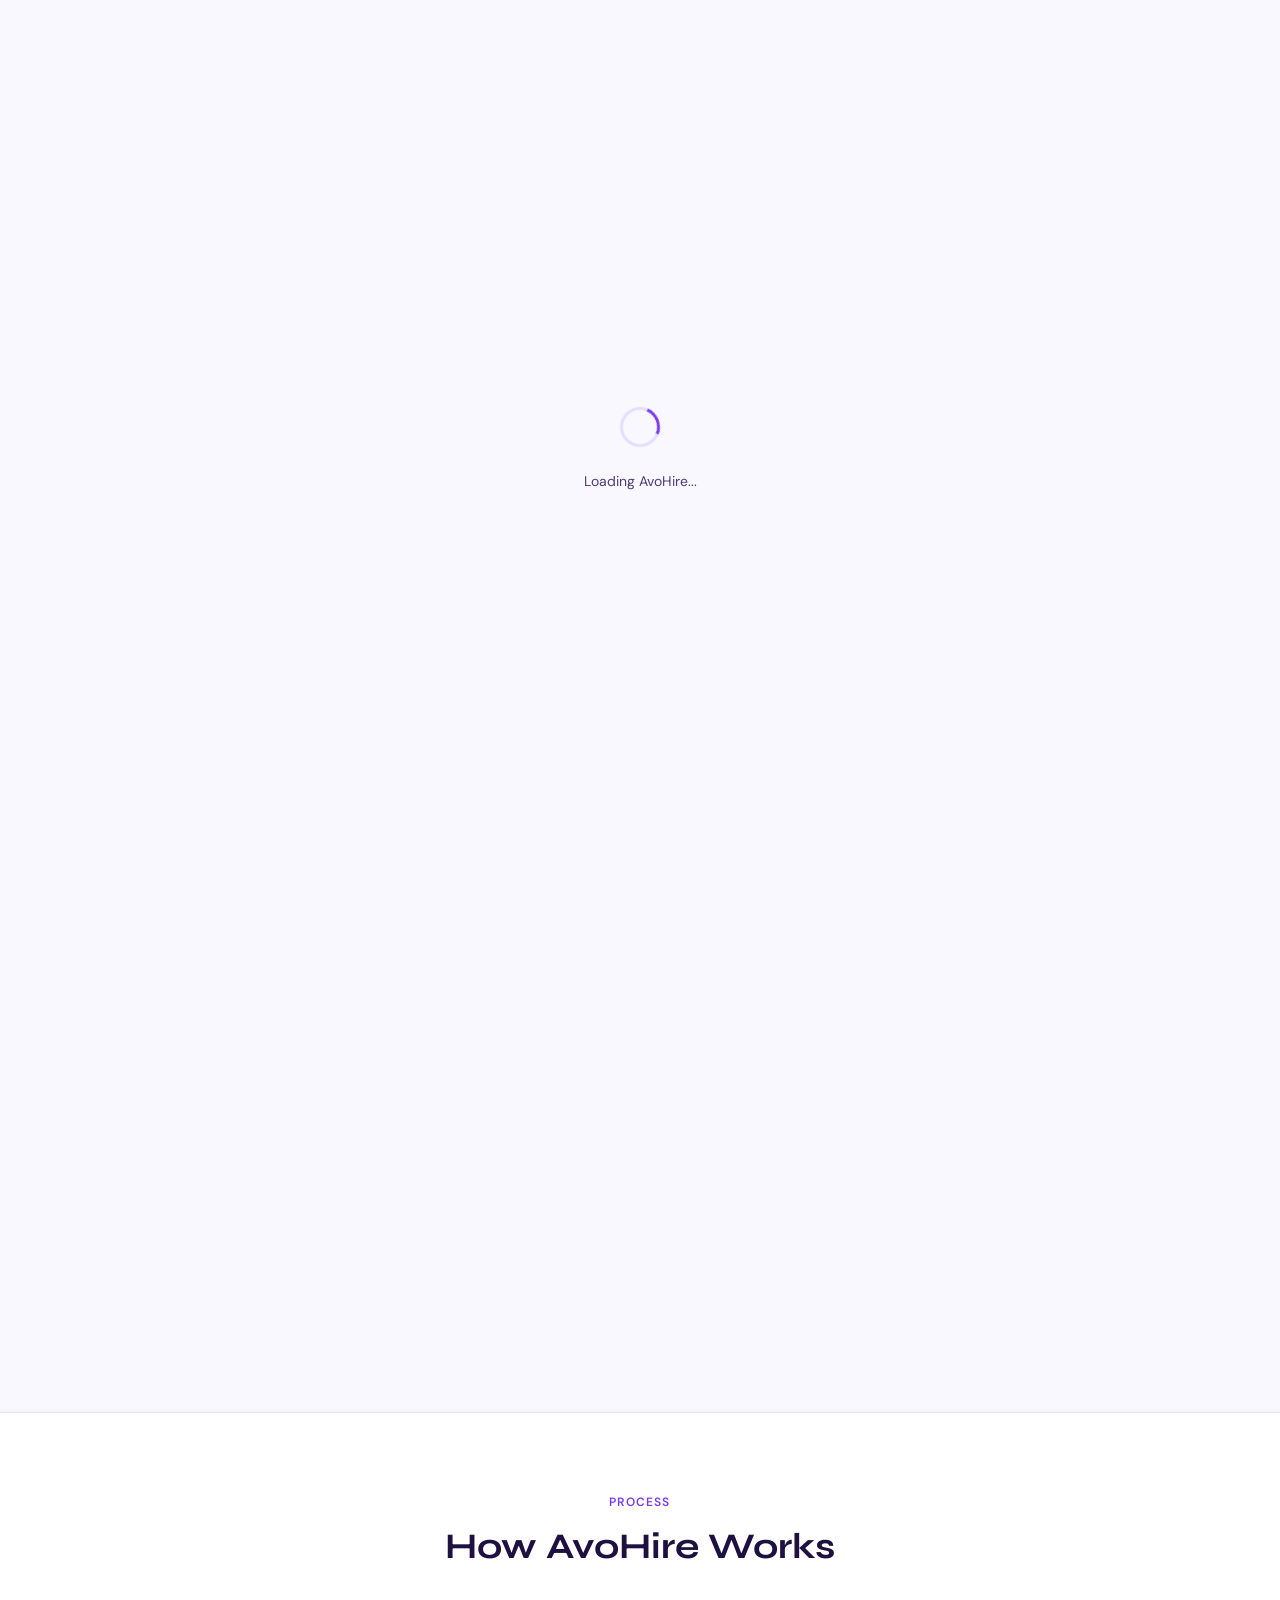
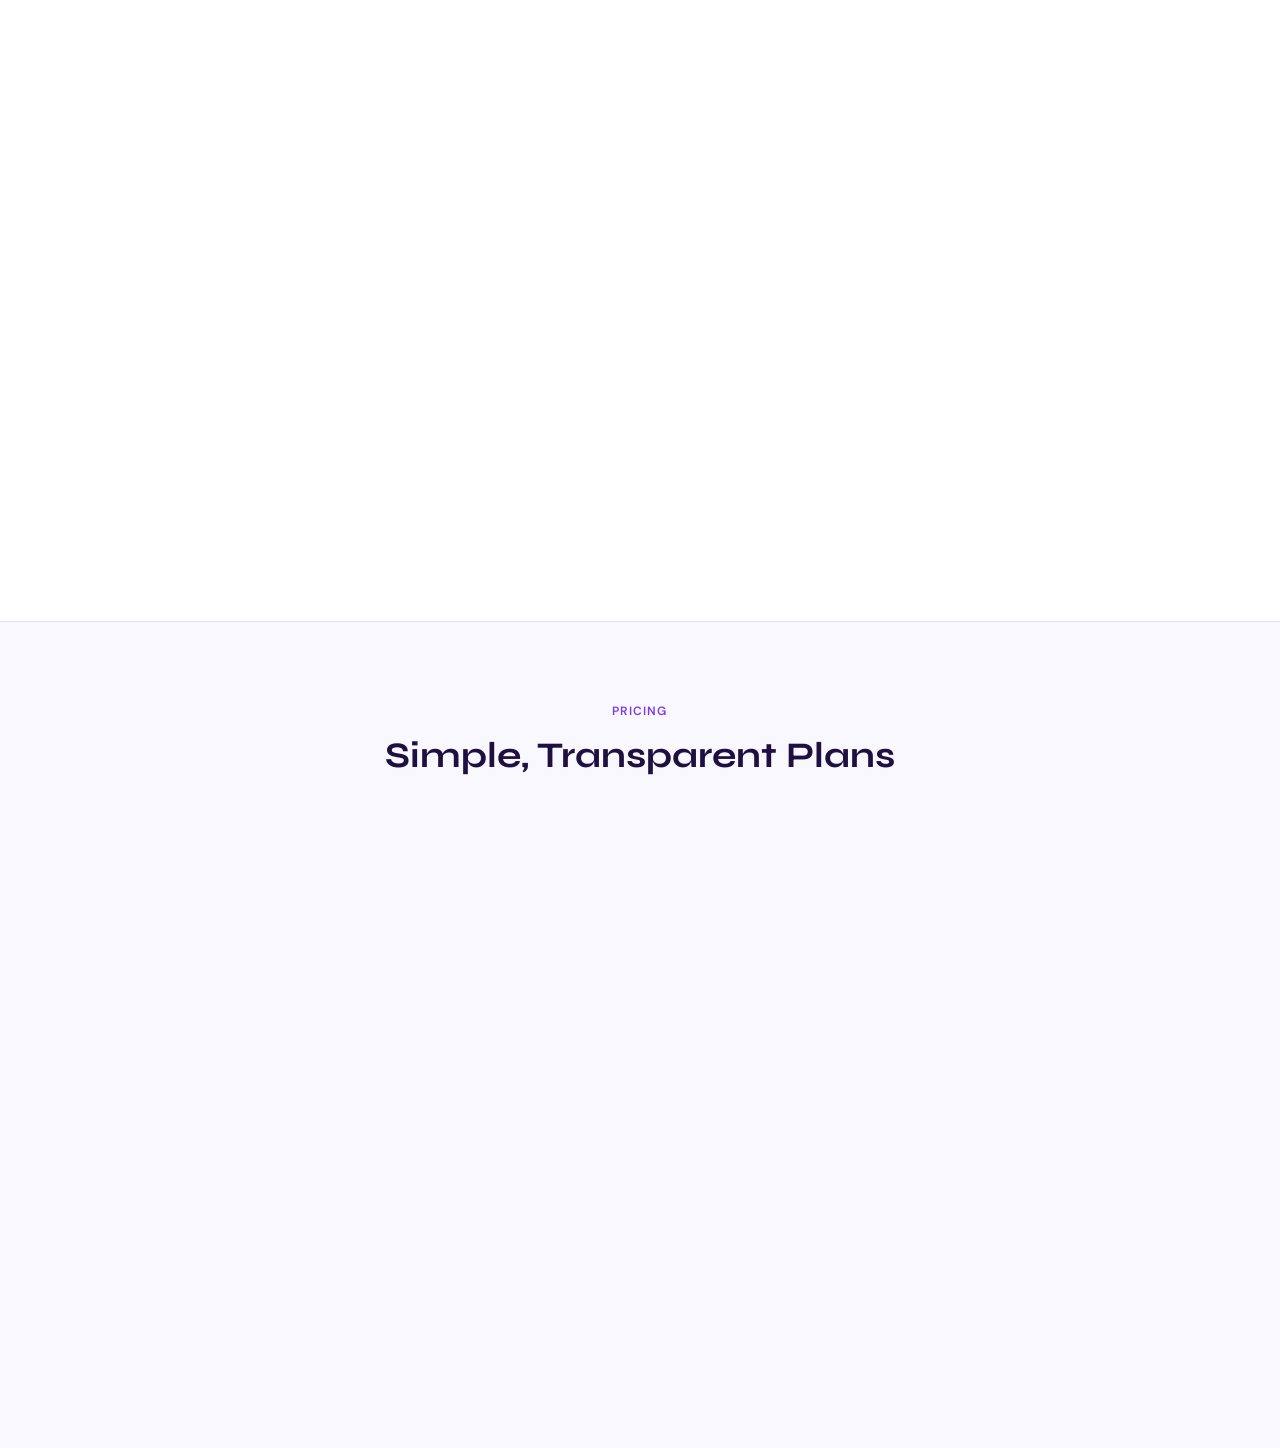
<file: index.html>
<!DOCTYPE html>
<html lang="en">
<head>
    <meta charset="UTF-8">
    <meta name="viewport" content="width=device-width, initial-scale=1.0">
    <meta http-equiv="refresh" content="0; url=landing.html">
    <title>Redirecting...</title>
</head>
<body>
    <p>Redirecting to homepage... If it takes too long, <a href="landing.html">click here</a>.</p>
</body>
</html>
</file>
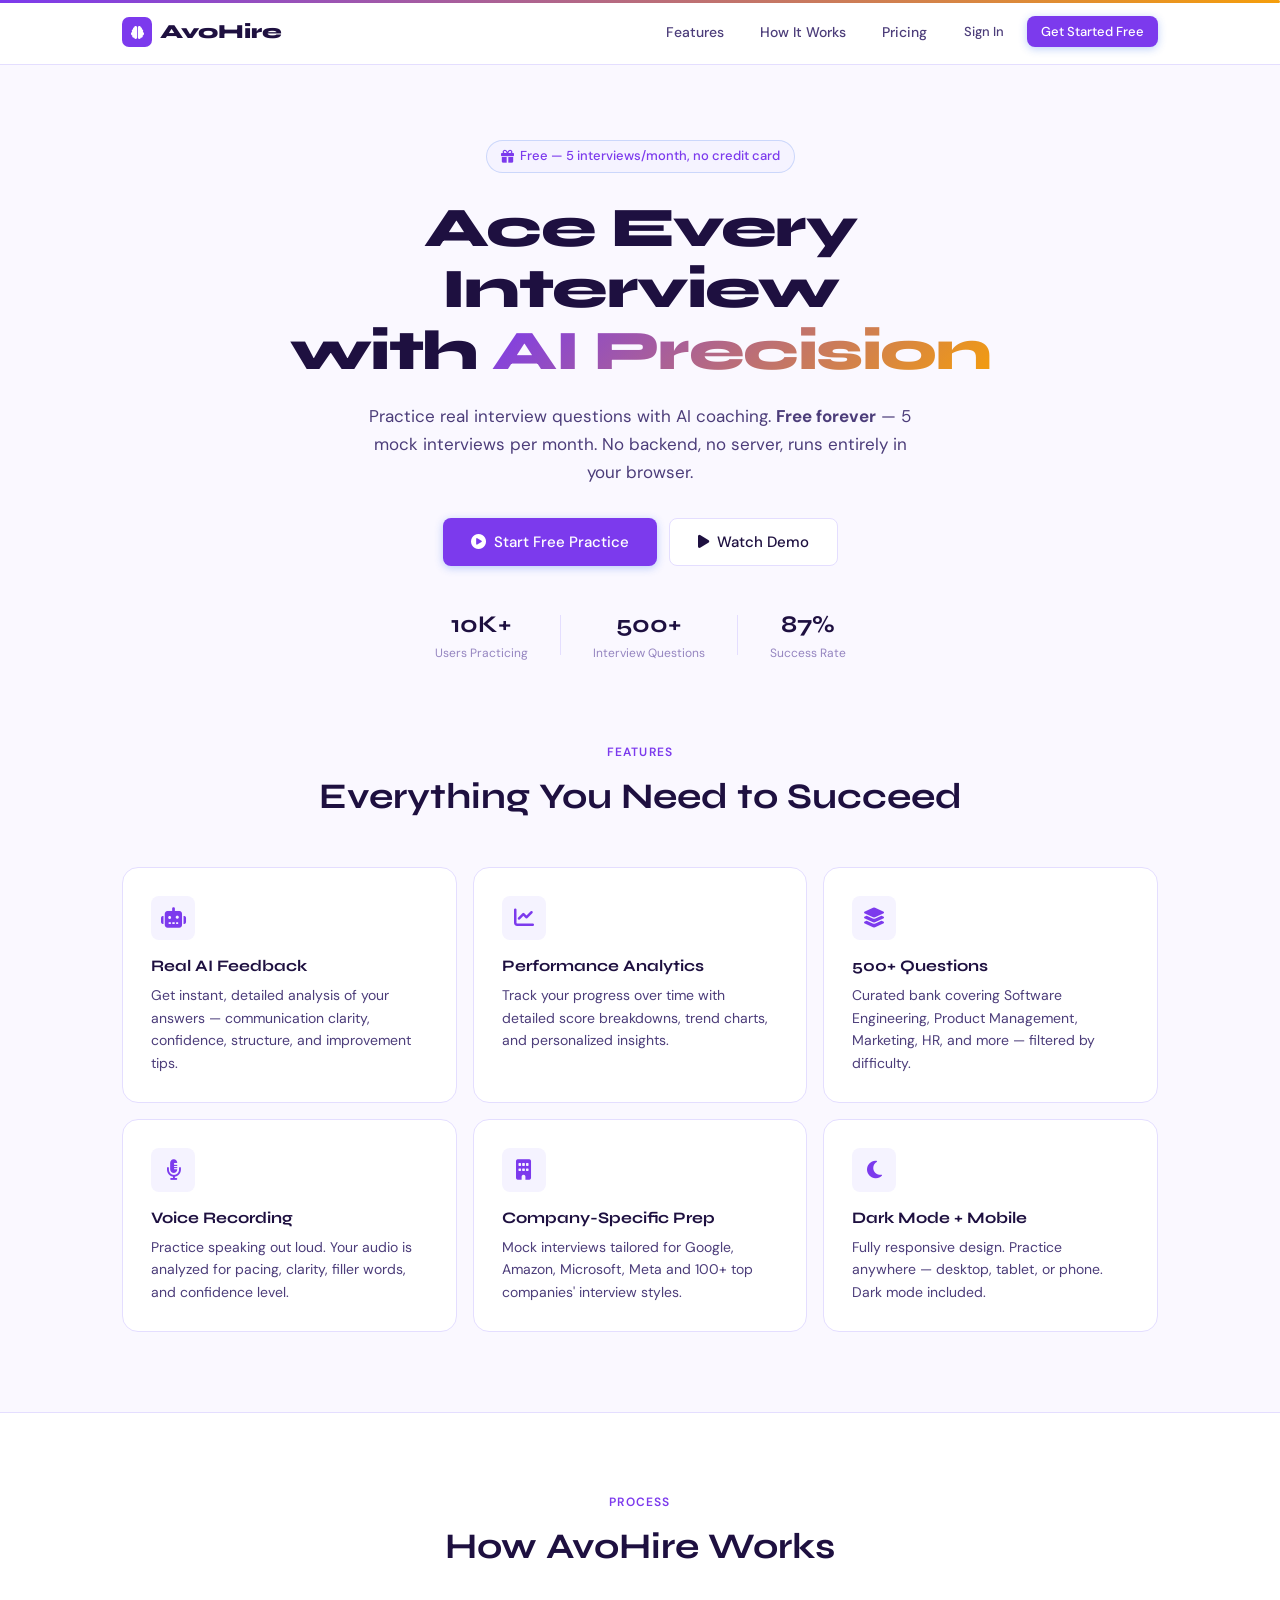
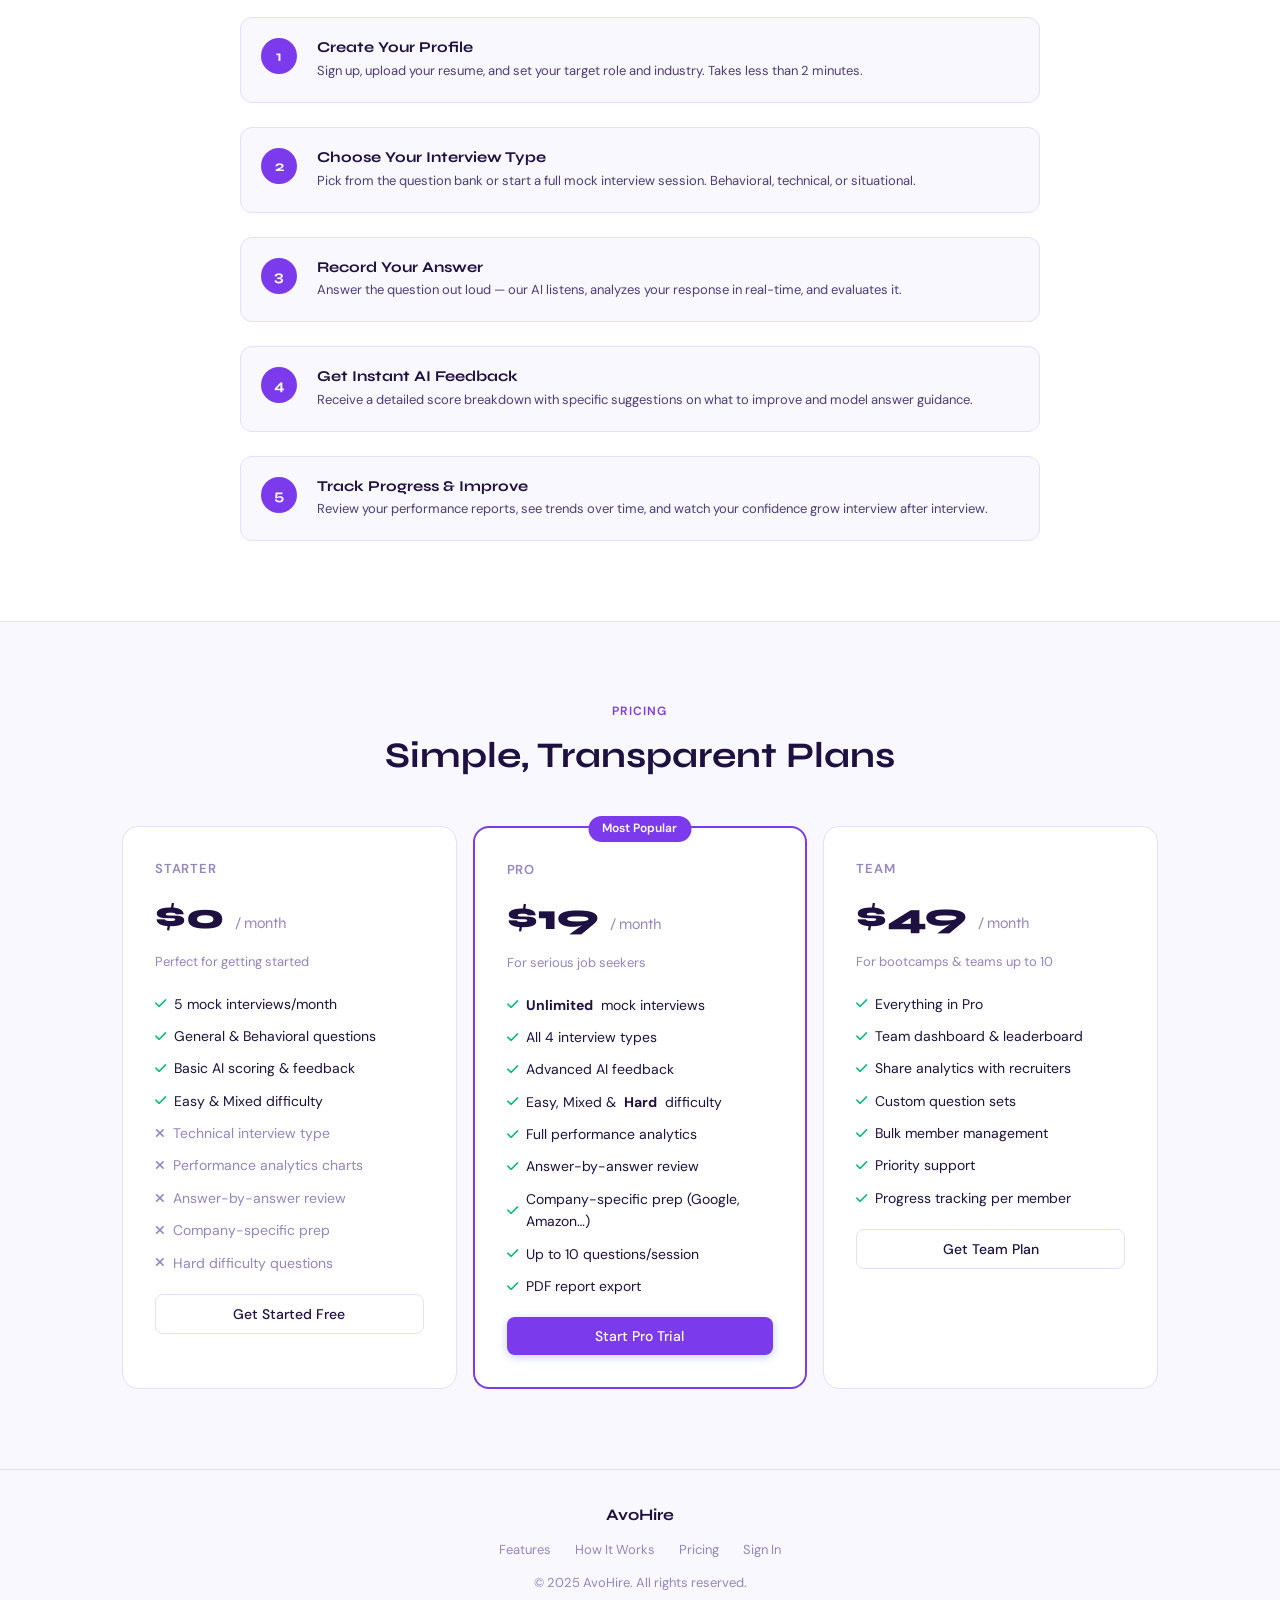
<file: landing.html>
<!DOCTYPE html>
<html lang="en">
<head>
  <meta charset="UTF-8">
  <meta name="viewport" content="width=device-width, initial-scale=1.0">
  <title>AvoHire · AI Mock Interviews</title>
  <link rel="stylesheet" href="https://cdnjs.cloudflare.com/ajax/libs/font-awesome/6.5.0/css/all.min.css">
  <link rel="stylesheet" href="style.css">
</head>
<body>

<!-- Page Loader -->
<div id="pageLoader" class="page-loader">
  <div style="text-align:center">
    <div class="spinner"></div>
    <p style="margin-top:1rem;color:var(--text-secondary);font-size:14px">Loading AvoHire...</p>
  </div>
</div>
<div class="progress-bar-container"><div class="progress-bar-fill" id="progressFill"></div></div>

<!-- Navbar -->
<nav class="landing-nav" id="navbar">
  <div class="landing-nav-inner">
    <a href="landing.html" class="nav-logo">
      <div class="nav-logo-icon"><i class="fas fa-brain"></i></div>
      AvoHire
    </a>
    <div class="nav-links-landing" id="navLinks">
      <a href="#features" class="nav-link">Features</a>
      <a href="#how-it-works" class="nav-link">How It Works</a>
      <a href="#pricing" class="nav-link">Pricing</a>
      <button class="btn btn-ghost btn-sm" id="navSignIn" onclick="window.location.href='login.html'">Sign In</button>
      <button class="btn btn-primary btn-sm" id="navGetStarted" onclick="window.location.href='signup.html'">Get Started Free</button>
    </div>
  </div>
</nav>

<!-- Hero -->
<section class="landing-hero" id="home">
  <div class="hero-eyebrow"><i class="fas fa-gift"></i> Free — 5 interviews/month, no credit card</div>
  <h1 class="hero-title">Ace Every Interview<br>with <span>AI Precision</span></h1>
  <p class="hero-subtitle">Practice real interview questions with AI coaching. <strong>Free forever</strong> — 5 mock interviews per month. No backend, no server, runs entirely in your browser.</p>
  <div class="hero-actions">
    <button class="btn btn-primary btn-lg" id="heroStartBtn">
      <i class="fas fa-play-circle"></i> Start Free Practice
    </button>
    <button class="btn btn-secondary btn-lg" id="heroDemoBtn">
      <i class="fas fa-play"></i> Watch Demo
    </button>
  </div>
  <!-- Social proof -->
  <div style="margin-top:2.5rem;display:flex;align-items:center;justify-content:center;gap:2rem;flex-wrap:wrap">
    <div style="text-align:center">
      <div style="font-family:'Syne',sans-serif;font-size:24px;font-weight:700;color:var(--text)">10K+</div>
      <div style="font-size:12px;color:var(--text-muted)">Users Practicing</div>
    </div>
    <div style="width:1px;height:40px;background:var(--border)"></div>
    <div style="text-align:center">
      <div style="font-family:'Syne',sans-serif;font-size:24px;font-weight:700;color:var(--text)">500+</div>
      <div style="font-size:12px;color:var(--text-muted)">Interview Questions</div>
    </div>
    <div style="width:1px;height:40px;background:var(--border)"></div>
    <div style="text-align:center">
      <div style="font-family:'Syne',sans-serif;font-size:24px;font-weight:700;color:var(--text)">87%</div>
      <div style="font-size:12px;color:var(--text-muted)">Success Rate</div>
    </div>
  </div>
</section>

<!-- Features -->
<section class="features-section" id="features">
  <p class="section-label">Features</p>
  <h2 class="section-title">Everything You Need to Succeed</h2>
  <div class="grid-3">
    <div class="feature-card reveal">
      <div class="feature-icon"><i class="fas fa-robot"></i></div>
      <h3>Real AI Feedback</h3>
      <p>Get instant, detailed analysis of your answers — communication clarity, confidence, structure, and improvement tips.</p>
    </div>
    <div class="feature-card reveal" style="transition-delay:0.1s">
      <div class="feature-icon"><i class="fas fa-chart-line"></i></div>
      <h3>Performance Analytics</h3>
      <p>Track your progress over time with detailed score breakdowns, trend charts, and personalized insights.</p>
    </div>
    <div class="feature-card reveal" style="transition-delay:0.2s">
      <div class="feature-icon"><i class="fas fa-layer-group"></i></div>
      <h3>500+ Questions</h3>
      <p>Curated bank covering Software Engineering, Product Management, Marketing, HR, and more — filtered by difficulty.</p>
    </div>
    <div class="feature-card reveal" style="transition-delay:0.3s">
      <div class="feature-icon"><i class="fas fa-microphone-lines"></i></div>
      <h3>Voice Recording</h3>
      <p>Practice speaking out loud. Your audio is analyzed for pacing, clarity, filler words, and confidence level.</p>
    </div>
    <div class="feature-card reveal" style="transition-delay:0.4s">
      <div class="feature-icon"><i class="fas fa-building"></i></div>
      <h3>Company-Specific Prep</h3>
      <p>Mock interviews tailored for Google, Amazon, Microsoft, Meta and 100+ top companies' interview styles.</p>
    </div>
    <div class="feature-card reveal" style="transition-delay:0.5s">
      <div class="feature-icon"><i class="fas fa-moon"></i></div>
      <h3>Dark Mode + Mobile</h3>
      <p>Fully responsive design. Practice anywhere — desktop, tablet, or phone. Dark mode included.</p>
    </div>
  </div>
</section>

<!-- How It Works -->
<section class="how-section" id="how-it-works">
  <div style="max-width:1100px;margin:0 auto;padding:0 2rem">
    <p class="section-label">Process</p>
    <h2 class="section-title">How AvoHire Works</h2>
    <div class="how-steps">
      <div class="how-step reveal">
        <div class="step-num">1</div>
        <div class="step-content">
          <h4>Create Your Profile</h4>
          <p>Sign up, upload your resume, and set your target role and industry. Takes less than 2 minutes.</p>
        </div>
      </div>
      <div class="how-step reveal" style="transition-delay:0.1s">
        <div class="step-num">2</div>
        <div class="step-content">
          <h4>Choose Your Interview Type</h4>
          <p>Pick from the question bank or start a full mock interview session. Behavioral, technical, or situational.</p>
        </div>
      </div>
      <div class="how-step reveal" style="transition-delay:0.2s">
        <div class="step-num">3</div>
        <div class="step-content">
          <h4>Record Your Answer</h4>
          <p>Answer the question out loud — our AI listens, analyzes your response in real-time, and evaluates it.</p>
        </div>
      </div>
      <div class="how-step reveal" style="transition-delay:0.3s">
        <div class="step-num">4</div>
        <div class="step-content">
          <h4>Get Instant AI Feedback</h4>
          <p>Receive a detailed score breakdown with specific suggestions on what to improve and model answer guidance.</p>
        </div>
      </div>
      <div class="how-step reveal" style="transition-delay:0.4s">
        <div class="step-num">5</div>
        <div class="step-content">
          <h4>Track Progress & Improve</h4>
          <p>Review your performance reports, see trends over time, and watch your confidence grow interview after interview.</p>
        </div>
      </div>
    </div>
  </div>
</section>

<!-- Pricing -->
<section class="pricing-section" id="pricing">
  <p class="section-label">Pricing</p>
  <h2 class="section-title">Simple, Transparent Plans</h2>
  <div id="pricingGrid" class="pricing-grid">
    <!-- Free -->
    <div class="pricing-card reveal" id="freeCard">
      <div class="pricing-name">Starter</div>
      <div class="pricing-price">$0 <span>/ month</span></div>
      <p style="font-size:13px;color:var(--text-muted);margin-top:6px">Perfect for getting started</p>
      <div class="pricing-features">
        <div class="pricing-feature"><i class="fas fa-check"></i> 5 mock interviews/month</div>
        <div class="pricing-feature"><i class="fas fa-check"></i> General &amp; Behavioral questions</div>
        <div class="pricing-feature"><i class="fas fa-check"></i> Basic AI scoring &amp; feedback</div>
        <div class="pricing-feature"><i class="fas fa-check"></i> Easy &amp; Mixed difficulty</div>
        <div class="pricing-feature no"><i class="fas fa-times"></i> Technical interview type</div>
        <div class="pricing-feature no"><i class="fas fa-times"></i> Performance analytics charts</div>
        <div class="pricing-feature no"><i class="fas fa-times"></i> Answer-by-answer review</div>
        <div class="pricing-feature no"><i class="fas fa-times"></i> Company-specific prep</div>
        <div class="pricing-feature no"><i class="fas fa-times"></i> Hard difficulty questions</div>
      </div>
      <button class="btn btn-secondary btn-full" id="freePlanBtn" onclick="selectPlan('free')">Get Started Free</button>
      <div id="freePlanCurrent" style="display:none;text-align:center;margin-top:0.75rem;font-size:13px;color:var(--success);font-weight:600"><i class="fas fa-check-circle"></i> Your Current Plan</div>
    </div>

    <!-- Pro -->
    <div class="pricing-card featured reveal" style="transition-delay:0.1s" id="proCard">
      <div class="pricing-badge">Most Popular</div>
      <div class="pricing-name">Pro</div>
      <div class="pricing-price">$19 <span>/ month</span></div>
      <p style="font-size:13px;color:var(--text-muted);margin-top:6px">For serious job seekers</p>
      <div class="pricing-features">
        <div class="pricing-feature"><i class="fas fa-check"></i> <strong>Unlimited</strong> mock interviews</div>
        <div class="pricing-feature"><i class="fas fa-check"></i> All 4 interview types</div>
        <div class="pricing-feature"><i class="fas fa-check"></i> Advanced AI feedback</div>
        <div class="pricing-feature"><i class="fas fa-check"></i> Easy, Mixed &amp; <strong>Hard</strong> difficulty</div>
        <div class="pricing-feature"><i class="fas fa-check"></i> Full performance analytics</div>
        <div class="pricing-feature"><i class="fas fa-check"></i> Answer-by-answer review</div>
        <div class="pricing-feature"><i class="fas fa-check"></i> Company-specific prep (Google, Amazon…)</div>
        <div class="pricing-feature"><i class="fas fa-check"></i> Up to 10 questions/session</div>
        <div class="pricing-feature"><i class="fas fa-check"></i> PDF report export</div>
      </div>
      <button class="btn btn-primary btn-full" id="proPlanBtn" onclick="window.location.href='payment.html?plan=pro'">Start Pro Trial</button>
      <div id="proPlanCurrent" style="display:none;text-align:center;margin-top:0.75rem;font-size:13px;color:var(--success);font-weight:600"><i class="fas fa-check-circle"></i> Your Current Plan</div>
    </div>

    <!-- Team -->
    <div class="pricing-card reveal" style="transition-delay:0.2s" id="teamCard">
      <div class="pricing-name">Team</div>
      <div class="pricing-price">$49 <span>/ month</span></div>
      <p style="font-size:13px;color:var(--text-muted);margin-top:6px">For bootcamps &amp; teams up to 10</p>
      <div class="pricing-features">
        <div class="pricing-feature"><i class="fas fa-check"></i> Everything in Pro</div>
        <div class="pricing-feature"><i class="fas fa-check"></i> Team dashboard &amp; leaderboard</div>
        <div class="pricing-feature"><i class="fas fa-check"></i> Share analytics with recruiters</div>
        <div class="pricing-feature"><i class="fas fa-check"></i> Custom question sets</div>
        <div class="pricing-feature"><i class="fas fa-check"></i> Bulk member management</div>
        <div class="pricing-feature"><i class="fas fa-check"></i> Priority support</div>
        <div class="pricing-feature"><i class="fas fa-check"></i> Progress tracking per member</div>
      </div>
      <button class="btn btn-secondary btn-full" id="teamPlanBtn" onclick="window.location.href='payment.html?plan=team'">Get Team Plan</button>
      <div id="teamPlanCurrent" style="display:none;text-align:center;margin-top:0.75rem;font-size:13px;color:var(--success);font-weight:600"><i class="fas fa-check-circle"></i> Your Current Plan</div>
    </div>
  </div>

  <!-- Plan indicator updated by initLanding() in script.js -->
</section>

<!-- Footer -->
<footer class="landing-footer">
  <div style="margin-bottom:0.75rem;font-family:'Syne',sans-serif;font-weight:700;font-size:16px;color:var(--text)">AvoHire</div>
  <div style="display:flex;gap:1.5rem;justify-content:center;flex-wrap:wrap;margin-bottom:0.75rem">
    <a href="#features" style="color:var(--text-muted);font-size:13px">Features</a>
    <a href="#how-it-works" style="color:var(--text-muted);font-size:13px">How It Works</a>
    <a href="#pricing" style="color:var(--text-muted);font-size:13px">Pricing</a>
    <a href="login.html" style="color:var(--text-muted);font-size:13px">Sign In</a>
  </div>
  <p>&copy; 2025 AvoHire. All rights reserved.</p>
</footer>


<!-- Payment Modal (Demo - shows payment UX) -->
<div class="modal-overlay" id="paymentModal">
  <div class="modal" style="max-width:480px">
    <div class="modal-header">
      <h3 id="paymentModalTitle">Upgrade to Pro</h3>
      <button class="modal-close" onclick="document.getElementById('paymentModal').classList.remove('open')"><i class="fas fa-times"></i></button>
    </div>
    <div style="background:var(--info-bg);border-radius:var(--radius-sm);padding:0.875rem 1rem;margin-bottom:1.25rem">
      <div style="font-size:13px;font-weight:600;color:var(--primary);margin-bottom:3px" id="paymentPlanName">Pro Plan — $19/month</div>
      <div style="font-size:12px;color:var(--text-secondary)">Unlimited interviews, all features unlocked</div>
    </div>
    <div class="form-group">
      <label>Card Number</label>
      <div class="input-icon-wrap">
        <i class="fas fa-credit-card"></i>
        <input type="text" class="form-control" placeholder="4242 4242 4242 4242" maxlength="19" id="cardNum" oninput="this.value=this.value.replace(/\D/g,'').replace(/(.{4})/g,'$1 ').trim()">
      </div>
    </div>
    <div style="display:grid;grid-template-columns:1fr 1fr;gap:10px">
      <div class="form-group">
        <label>Expiry</label>
        <input type="text" class="form-control" placeholder="MM/YY" maxlength="5" id="cardExp">
      </div>
      <div class="form-group">
        <label>CVV</label>
        <input type="text" class="form-control" placeholder="123" maxlength="3" id="cardCvv">
      </div>
    </div>
    <div class="form-group">
      <label>Name on Card</label>
      <input type="text" class="form-control" placeholder="Full name">
    </div>
    <div style="background:var(--warning-bg);border-radius:var(--radius-sm);padding:0.75rem;font-size:12px;color:#b45309;margin-bottom:1rem;display:flex;gap:8px">
      <i class="fas fa-info-circle" style="margin-top:2px;flex-shrink:0"></i>
      <span>This is a demo payment form. No real charges. To enable real payments, integrate <strong>Stripe.js</strong> — see README for setup guide.</span>
    </div>
    <button class="btn btn-primary btn-full" id="payNowBtn" onclick="processPayment()">
      <i class="fas fa-lock"></i> Pay Now (Demo)
    </button>
    <div style="text-align:center;margin-top:0.75rem;font-size:12px;color:var(--text-muted)">
      <i class="fas fa-shield-alt"></i> Secured by SSL · Cancel anytime
    </div>
  </div>
</div>

<script>
window.openPayment = function(plan) {
  const names = { pro: 'Pro Plan — $19/month', team: 'Team Plan — $49/month' };
  document.getElementById('paymentPlanName').textContent = names[plan] || 'Pro Plan — $19/month';
  document.getElementById('paymentModalTitle').textContent = 'Upgrade to ' + plan.charAt(0).toUpperCase() + plan.slice(1);
  document.getElementById('paymentModal')._plan = plan;
  document.getElementById('paymentModal').classList.add('open');
};
window.processPayment = function() {
  const cardNum = document.getElementById('cardNum').value.replace(/\s/g,'');
  const exp = document.getElementById('cardExp').value;
  const cvv = document.getElementById('cardCvv').value;
  if(cardNum.length < 16 || !exp || cvv.length < 3) {
    alert('Please fill in all card details');
    return;
  }
  const btn = document.getElementById('payNowBtn');
  btn.disabled = true;
  btn.innerHTML = '<i class="fas fa-circle-notch fa-spin"></i> Processing...';
  setTimeout(() => {
    const plan = document.getElementById('paymentModal')._plan || 'pro';
    selectPlan(plan);
    document.getElementById('paymentModal').classList.remove('open');
    btn.disabled = false;
    btn.innerHTML = '<i class="fas fa-lock"></i> Pay Now (Demo)';
    if(typeof showToast === 'function') showToast('🎉 ' + plan.charAt(0).toUpperCase() + plan.slice(1) + ' plan activated!');
    setTimeout(() => { if(typeof Auth !== 'undefined' && Auth.isLoggedIn()) window.location.href='dashboard.html'; }, 1200);
  }, 2000);
};
</script>
<script src="script.js"></script>
</body>
</html>
</file>
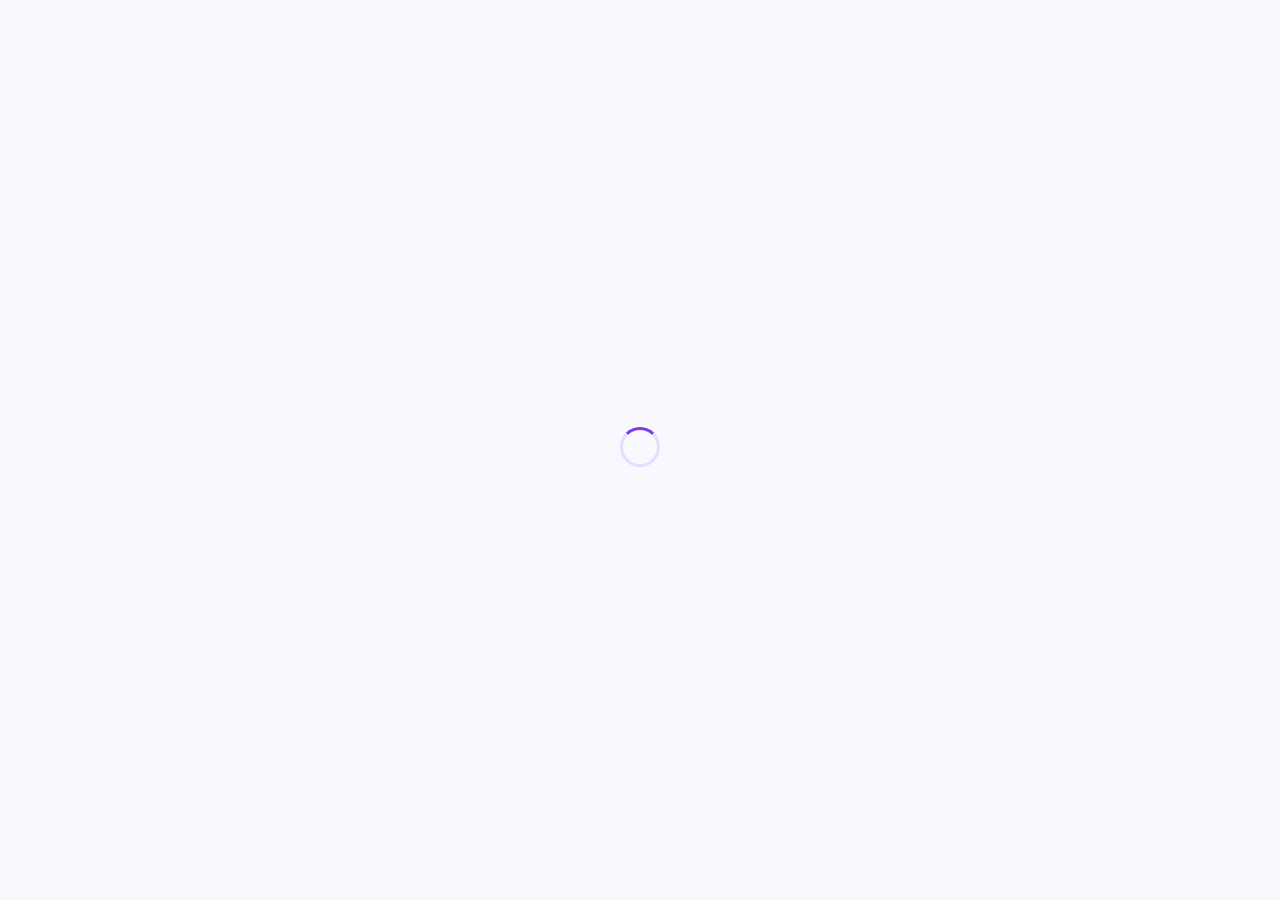
<file: payment-success.html>
<!DOCTYPE html>
<html lang="en">
<head>
  <meta charset="UTF-8">
  <meta name="viewport" content="width=device-width, initial-scale=1.0">
  <title>AvoHire · Payment Successful</title>
  <link rel="stylesheet" href="https://cdnjs.cloudflare.com/ajax/libs/font-awesome/6.5.0/css/all.min.css">
  <link rel="stylesheet" href="style.css">
  <style>
    .success-page{min-height:100vh;display:flex;align-items:center;justify-content:center;background:var(--bg);padding:2rem}
    .success-card{background:var(--bg-card);border:1px solid var(--border);border-radius:var(--radius-lg);padding:3rem 2.5rem;max-width:480px;width:100%;text-align:center;box-shadow:var(--shadow-lg)}
    .check-circle{width:80px;height:80px;border-radius:50%;background:var(--success-bg);border:3px solid var(--success);display:flex;align-items:center;justify-content:center;margin:0 auto 1.5rem;font-size:2rem;color:var(--success)}
    .confetti-wrap{position:fixed;inset:0;pointer-events:none;z-index:1000;overflow:hidden}
  </style>
</head>
<body>
<div id="pageLoader" class="page-loader"><div style="text-align:center"><div class="spinner"></div></div></div>
<div class="progress-bar-container"><div class="progress-bar-fill" id="progressFill"></div></div>
<div class="confetti-wrap" id="confettiWrap"></div>

<div class="success-page">
  <div class="success-card">
    <div class="check-circle"><i class="fas fa-check"></i></div>
    <h1 style="font-family:'Syne',sans-serif;font-size:24px;font-weight:700;margin-bottom:0.5rem">Payment Successful!</h1>
    <p style="color:var(--text-secondary);font-size:14px;margin-bottom:1.5rem" id="planMsg">Your Pro plan is now active. All features are unlocked.</p>

    <div style="background:var(--bg-hover);border-radius:var(--radius-sm);padding:1rem;margin-bottom:1.5rem;text-align:left">
      <div style="font-size:12px;font-weight:600;text-transform:uppercase;letter-spacing:0.06em;color:var(--text-muted);margin-bottom:0.75rem">What's unlocked:</div>
      <div id="featureList" style="display:flex;flex-direction:column;gap:8px;font-size:13px;color:var(--text-secondary)"></div>
    </div>

    <div style="background:var(--warning-bg);border:1px solid rgba(245,158,11,0.25);border-radius:var(--radius-sm);padding:0.875rem;margin-bottom:1.5rem;font-size:13px;color:#b45309;text-align:left">
      <strong>Note:</strong> This is a demo payment. To enable real payments, integrate Stripe — see README.md for setup guide.
    </div>

    <button class="btn btn-primary btn-full" onclick="window.location.href='dashboard.html'">
      <i class="fas fa-rocket"></i> Go to Dashboard
    </button>
    <div style="margin-top:0.75rem">
      <a href="settings.html" style="font-size:13px;color:var(--text-secondary)">Go to Settings</a>
    </div>
  </div>
</div>

<script src="script.js"></script>
<script>
document.addEventListener('DOMContentLoaded',()=>{
  const params=new URLSearchParams(window.location.search);
  const plan=params.get('plan')||'pro';
  const planMsg=document.getElementById('planMsg');
  const featureList=document.getElementById('featureList');

  const features={
    pro:['Unlimited mock interviews','All 4 interview types (General, Behavioral, Technical, Company)','Hard difficulty questions','Full performance analytics & charts','Answer-by-answer review after each session','Company-specific prep (Google, Amazon, Microsoft, Meta)','Up to 10 questions per session','PDF report export'],
    team:['Everything in Pro','Team dashboard & leaderboard','Share analytics with recruiters','Custom question sets','Bulk member management (up to 10)','Priority support']
  };

  if(planMsg) planMsg.textContent=`Your ${plan.charAt(0).toUpperCase()+plan.slice(1)} plan is now active. All features are unlocked.`;
  if(featureList) featureList.innerHTML=(features[plan]||features.pro).map(f=>`<div style="display:flex;gap:8px"><i class="fas fa-check" style="color:var(--success);margin-top:3px;flex-shrink:0"></i>${f}</div>`).join('');

  // Confetti
  const wrap=document.getElementById('confettiWrap');
  for(let i=0;i<80;i++){
    const c=document.createElement('div');
    c.style.cssText=`position:absolute;left:${Math.random()*100}%;top:-10px;width:${6+Math.random()*6}px;height:${6+Math.random()*6}px;background:hsl(${Math.random()*360},100%,55%);border-radius:${Math.random()>0.5?'50%':'2px'};animation:fall ${2+Math.random()*3}s linear ${Math.random()*1}s both`;
    wrap.appendChild(c);
    setTimeout(()=>c.remove(),6000);
  }
  const s=document.createElement('style');
  s.textContent='@keyframes fall{to{transform:translateY(100vh) rotate(720deg);opacity:0}}';
  document.head.appendChild(s);
});
</script>
</body>
</html>
</file>
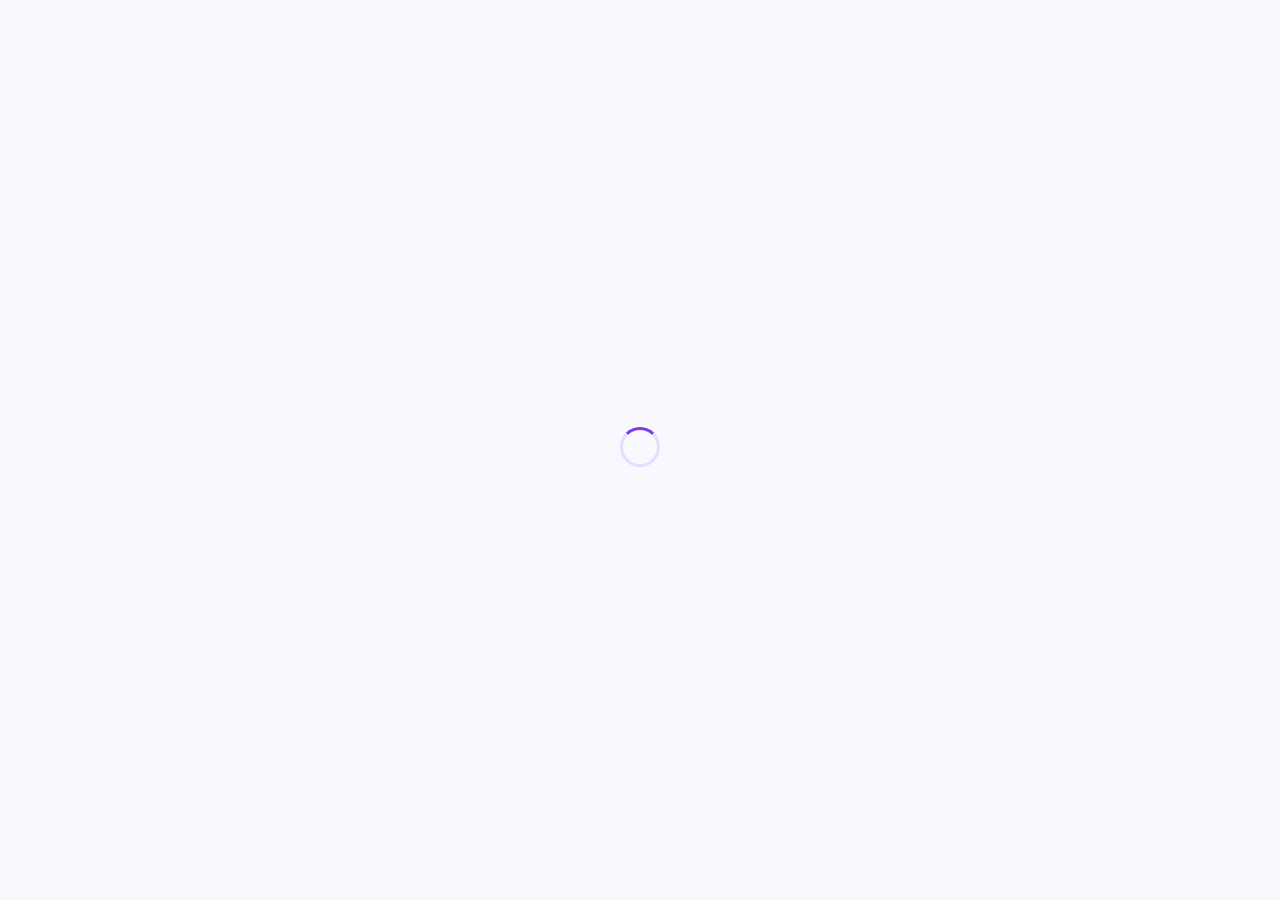
<file: payment.html>
<!DOCTYPE html>
<html lang="en">
<head>
  <meta charset="UTF-8">
  <meta name="viewport" content="width=device-width, initial-scale=1.0">
  <title>AvoHire · Upgrade Plan</title>
  <link rel="stylesheet" href="https://cdnjs.cloudflare.com/ajax/libs/font-awesome/6.5.0/css/all.min.css">
  <link rel="stylesheet" href="style.css">
  <style>
    body { min-height:100vh; background:var(--bg); }

    .pay-topbar {
      background:var(--bg-card); border-bottom:1px solid var(--border);
      padding:0 1.5rem; height:56px;
      display:flex; align-items:center; justify-content:space-between;
      position:sticky; top:0; z-index:10;
    }
    .pay-brand { font-family:'Syne',sans-serif; font-size:18px; font-weight:800; display:flex; align-items:center; gap:8px; }

    .pay-page {
      display:grid; grid-template-columns:1fr 1fr;
      max-width:860px; margin:0 auto;
      padding:2.5rem 1.25rem; gap:1.75rem;
      align-items:start;
    }

    /* ── Plan flip card ── */
    .flip-hint { font-size:11px; color:var(--text-muted); display:flex; align-items:center; gap:5px; margin-bottom:8px; }
    .flip-wrap { perspective:1000px; cursor:pointer; margin-bottom:1rem; user-select:none; }
    .flip-inner {
      position:relative; width:100%; min-height:240px;
      transform-style:preserve-3d;
      transition:transform 0.52s cubic-bezier(0.4,0,0.2,1);
    }
    .flip-inner.flipped { transform:rotateY(180deg); }

    .flip-face {
      position:absolute; inset:0;
      border-radius:14px; padding:1.5rem;
      color:#fff; flex-direction:column;
      display:flex;
      backface-visibility:hidden;
      -webkit-backface-visibility:hidden;
    }
    .flip-face.pro  { background:linear-gradient(135deg,#1e3a8a,#2563eb); }
    .flip-face.team { background:linear-gradient(135deg,#064e3b,#059669); transform:rotateY(180deg); }

    .face-pill  { display:inline-block; background:rgba(255,255,255,0.22); border-radius:20px; padding:2px 10px; font-size:11px; font-weight:700; letter-spacing:.06em; margin-bottom:10px; width:fit-content; }
    .face-price { font-family:'Syne',sans-serif; font-size:34px; font-weight:800; line-height:1; margin-bottom:2px; }
    .face-price span { font-size:14px; font-weight:400; opacity:.75; }
    .face-sub   { font-size:12px; opacity:.8; margin-bottom:14px; }
    .face-feat  { display:flex; align-items:flex-start; gap:7px; font-size:12px; margin-bottom:7px; opacity:.93; }
    .face-feat i { margin-top:2px; flex-shrink:0; }

    .plan-selected-row {
      display:flex; align-items:center; justify-content:space-between;
      padding:.75rem 1rem; background:var(--bg-hover);
      border-radius:var(--radius-sm); margin-bottom:1rem;
    }
    .plan-selected-name { font-weight:600; font-size:15px; }
    .plan-selected-sub  { font-size:12px; color:var(--text-muted); }

    /* ── Payment form ── */
    .pay-form { background:var(--bg-card); border:1px solid var(--border); border-radius:var(--radius-lg); padding:1.75rem; }
    .pay-form h3 { font-size:16px; font-weight:600; margin-bottom:1.25rem; }
    .pay-form label { font-size:12px; font-weight:500; color:var(--text-secondary); margin-bottom:5px; display:block; }
    .pay-form .form-group { margin-bottom:.875rem; }

    /* Card preview strip */
    .card-strip {
      background:linear-gradient(135deg,#1e293b,#334155);
      border-radius:12px; padding:1.1rem 1.25rem;
      color:#fff; margin-bottom:1.25rem;
      position:relative; overflow:hidden;
    }
    .card-strip::after {
      content:''; position:absolute;
      width:160px; height:160px; border-radius:50%;
      background:rgba(255,255,255,.05);
      top:-50px; right:-30px; pointer-events:none;
    }
    .strip-num  { font-family:monospace; font-size:15px; letter-spacing:.18em; margin-bottom:10px; }
    .strip-bot  { display:flex; justify-content:space-between; align-items:flex-end; }
    .strip-name { font-size:10px; text-transform:uppercase; letter-spacing:.1em; opacity:.7; }
    .strip-exp  { font-size:10px; opacity:.7; }
    .strip-logo { position:absolute; top:1rem; right:1rem; font-size:1.5rem; opacity:.55; }

    .input-half { display:grid; grid-template-columns:1fr 1fr; gap:10px; }

    /* Validation colours */
    .form-control.v-ok  { border-color:var(--success) !important; }
    .form-control.v-err { border-color:var(--danger)  !important; }

    .pay-error {
      display:none; background:var(--danger-bg);
      border:1px solid rgba(239,68,68,.25); border-radius:var(--radius-sm);
      padding:.625rem .875rem; font-size:13px; color:#b91c1c; margin-bottom:.875rem;
    }
    .demo-note { background:var(--warning-bg); border:1px solid rgba(245,158,11,.2); border-radius:var(--radius-sm); padding:.625rem .875rem; font-size:12px; color:#b45309; margin-top:1rem; }
    .secure-row { display:flex; align-items:center; justify-content:center; gap:6px; font-size:11px; color:var(--text-muted); margin-top:.75rem; }
    .card-brands { display:flex; justify-content:center; gap:10px; margin-top:.625rem; }
    .card-brands i { font-size:1.4rem; color:var(--text-muted); }

    @media(max-width:640px) { .pay-page { grid-template-columns:1fr; padding:1.25rem; } }
  </style>
</head>
<body>
<div id="pageLoader" class="page-loader"><div style="text-align:center"><div class="spinner"></div></div></div>
<div class="progress-bar-container"><div class="progress-bar-fill" id="progressFill"></div></div>

<!-- Top bar -->
<div class="pay-topbar">
  <div class="pay-brand"><i class="fas fa-briefcase" style="color:var(--primary)"></i>AvoHire</div>
  <a href="landing.html" style="font-size:13px;color:var(--text-secondary);text-decoration:none;display:flex;align-items:center;gap:6px">
    <i class="fas fa-arrow-left"></i> Back
  </a>
</div>

<div class="pay-page">

  <!-- ── LEFT: Plan selector ── -->
  <div>
    <h2 style="font-family:'Syne',sans-serif;font-size:20px;font-weight:700;margin-bottom:4px">Choose Your Plan</h2>
    <p style="font-size:13px;color:var(--text-secondary);margin-bottom:1.25rem">Tap the card to flip between Pro and Team</p>

    <div class="flip-hint"><i class="fas fa-hand-pointer"></i> Tap to flip</div>

    <div class="flip-wrap" id="flipWrap">
      <div class="flip-inner" id="flipInner">

        <!-- Pro face (front) -->
        <div class="flip-face pro">
          <div class="face-pill">PRO PLAN</div>
          <div class="face-price">$19 <span>/ month</span></div>
          <div class="face-sub">For serious job seekers</div>
          <div class="face-feat"><i class="fas fa-check"></i>Unlimited mock interviews</div>
          <div class="face-feat"><i class="fas fa-check"></i>All 4 interview types</div>
          <div class="face-feat"><i class="fas fa-check"></i>Full analytics + Answer review</div>
          <div class="face-feat"><i class="fas fa-check"></i>Company-specific prep</div>
          <div class="face-feat"><i class="fas fa-check"></i>Hard difficulty questions</div>
          <div class="face-feat"><i class="fas fa-check"></i>PDF report export</div>
        </div>

        <!-- Team face (back, pre-rotated 180deg) -->
        <div class="flip-face team">
          <div class="face-pill">TEAM PLAN</div>
          <div class="face-price">$49 <span>/ month</span></div>
          <div class="face-sub">For bootcamps &amp; teams up to 10</div>
          <div class="face-feat"><i class="fas fa-check"></i>Everything in Pro</div>
          <div class="face-feat"><i class="fas fa-check"></i>Team leaderboard &amp; dashboard</div>
          <div class="face-feat"><i class="fas fa-check"></i>Custom question sets</div>
          <div class="face-feat"><i class="fas fa-check"></i>Share analytics with recruiters</div>
          <div class="face-feat"><i class="fas fa-check"></i>Bulk member management</div>
          <div class="face-feat"><i class="fas fa-check"></i>Priority support (24h response)</div>
        </div>
      </div>
    </div>

    <!-- Selected plan row -->
    <div class="plan-selected-row">
      <div>
        <div class="plan-selected-sub">Selected plan</div>
        <div class="plan-selected-name" id="selectedLabel">Pro — $19/month</div>
      </div>
      <span class="badge badge-info" id="selectedBadge">Pro</span>
    </div>

    <div class="demo-note">
      <i class="fas fa-info-circle"></i>
      <strong>Demo mode</strong> — No real charge. Integrate Stripe to enable real payments.
    </div>
  </div>

  <!-- ── RIGHT: Payment form ── -->
  <div class="pay-form">
    <h3>Payment Details</h3>

    <!-- Card preview strip -->
    <div class="card-strip">
      <i class="fas fa-credit-card strip-logo" id="stripLogo"></i>
      <div class="strip-num" id="stripNum">•••• &nbsp;•••• &nbsp;•••• &nbsp;••••</div>
      <div class="strip-bot">
        <div class="strip-name" id="stripName">CARDHOLDER NAME</div>
        <div class="strip-exp" id="stripExp">MM/YY</div>
      </div>
    </div>

    <!-- Email -->
    <div class="form-group">
      <label>Email address</label>
      <div class="input-icon-wrap">
        <i class="fas fa-envelope"></i>
        <input type="email" id="payEmail" class="form-control"
               placeholder="you@example.com" autocomplete="email">
      </div>
    </div>

    <!-- Card number -->
    <div class="form-group">
      <label>Card number</label>
      <div class="input-icon-wrap">
        <i class="fas fa-credit-card"></i>
        <input type="text" id="cardNum" class="form-control"
               placeholder="1234  5678  9012  3456"
               inputmode="numeric" autocomplete="cc-number"
               maxlength="19">
      </div>
    </div>

    <!-- Expiry + CVV -->
    <div class="input-half">
      <div class="form-group">
        <label>Expiry date</label>
        <input type="text" id="cardExp" class="form-control"
               placeholder="MM / YY"
               inputmode="numeric" autocomplete="cc-exp"
               maxlength="7">
      </div>
      <div class="form-group">
        <label>CVV <span style="font-size:10px;color:var(--text-muted)">(back of card)</span></label>
        <input type="password" id="cardCvv" class="form-control"
               placeholder="•••"
               inputmode="numeric" autocomplete="cc-csc"
               maxlength="4">
      </div>
    </div>

    <!-- Name -->
    <div class="form-group">
      <label>Name on card</label>
      <input type="text" id="cardName" class="form-control"
             placeholder="Full name as on card"
             autocomplete="cc-name">
    </div>

    <!-- Error -->
    <div class="pay-error" id="payError"></div>

    <!-- Pay -->
    <button class="btn btn-primary btn-full" id="payBtn"
            style="padding:13px;font-size:15px;font-weight:600">
      <i class="fas fa-lock"></i>
      <span id="payBtnText">Pay $19</span>
    </button>

    <div class="secure-row">
      <i class="fas fa-shield-alt" style="color:var(--success)"></i>
      SSL Encrypted &nbsp;·&nbsp; Cancel anytime &nbsp;·&nbsp; 14-day guarantee
    </div>
    <div class="card-brands">
      <i class="fab fa-cc-visa"></i>
      <i class="fab fa-cc-mastercard"></i>
      <i class="fab fa-cc-amex"></i>
      <i class="fab fa-cc-paypal"></i>
    </div>
  </div>
</div>

<script src="script.js"></script>
<script>
document.addEventListener('DOMContentLoaded', function () {

  // ── Plan state ─────────────────────────────────────────────────────
  var params      = new URLSearchParams(window.location.search);
  var currentPlan = (params.get('plan') === 'team') ? 'team' : 'pro';
  var animating   = false;

  var PLANS = {
    pro:  { name: 'Pro',  price: '$19', label: 'Pro — $19/month'  },
    team: { name: 'Team', price: '$49', label: 'Team — $49/month' }
  };

  function syncPlanUI() {
    var p = PLANS[currentPlan];
    document.getElementById('selectedLabel').textContent  = p.label;
    document.getElementById('selectedBadge').textContent  = p.name;
    document.getElementById('payBtnText').textContent     = 'Pay ' + p.price;
  }

  // Set initial card face
  var flipInner = document.getElementById('flipInner');
  if (currentPlan === 'team') flipInner.classList.add('flipped');
  syncPlanUI();

  // Flip on click (single handler, isAnimating guard)
  document.getElementById('flipWrap').addEventListener('click', function () {
    if (animating) return;
    animating = true;
    currentPlan = (currentPlan === 'pro') ? 'team' : 'pro';
    flipInner.classList.toggle('flipped');
    syncPlanUI();
    setTimeout(function () { animating = false; }, 540);
  });

  // ── Pre-fill email ──────────────────────────────────────────────────
  try {
    if (typeof Auth !== 'undefined' && Auth.isLoggedIn()) {
      var u = Auth.getCurrentUser();
      if (u && u.email) document.getElementById('payEmail').value = u.email;
    }
  } catch (e) {}

  // ── Card number ─────────────────────────────────────────────────────
  document.getElementById('cardNum').addEventListener('input', function () {
    // 1. Strip all non-digits
    var digits = this.value.replace(/\D/g, '').slice(0, 16);

    // 2. Group into blocks of 4
    var groups = [];
    for (var i = 0; i < digits.length; i += 4) {
      groups.push(digits.slice(i, i + 4));
    }
    this.value = groups.join(' ');

    // 3. Build preview (pad with bullets to 16 digits)
    var preview = '';
    for (var j = 0; j < 16; j++) {
      preview += (j < digits.length) ? digits[j] : '•';
      if (j === 3 || j === 7 || j === 11) preview += ' \u00a0';
    }
    document.getElementById('stripNum').innerHTML = preview;

    // 4. Card brand icon
    var logo = document.getElementById('stripLogo');
    if      (digits[0] === '4')                       logo.className = 'fab fa-cc-visa strip-logo';
    else if (/^5[1-5]/.test(digits)||/^2[2-7]/.test(digits)) logo.className = 'fab fa-cc-mastercard strip-logo';
    else if (/^3[47]/.test(digits))                   logo.className = 'fab fa-cc-amex strip-logo';
    else                                               logo.className = 'fas fa-credit-card strip-logo';

    // 5. Validation colour
    this.classList.toggle('v-ok',  digits.length === 16);
    this.classList.toggle('v-err', this.value !== '' && digits.length < 16);
  });

  // ── Expiry ──────────────────────────────────────────────────────────
  // Keeps MM / YY format, allows backspace naturally
  document.getElementById('cardExp').addEventListener('input', function () {
    // Strip to digits only, max 4
    var d = this.value.replace(/\D/g, '').slice(0, 4);

    var out = '';
    if (d.length === 0) {
      out = '';
    } else if (d.length <= 2) {
      out = d;
    } else {
      // Clamp month 01-12
      var mm = parseInt(d.slice(0, 2), 10);
      if (mm < 1)  mm = 1;
      if (mm > 12) mm = 12;
      var mmStr = String(mm).padStart(2, '0');
      out = mmStr + ' / ' + d.slice(2);
    }

    this.value = out;

    // Preview
    var expPreview = d.length >= 2
      ? d.slice(0,2) + '/' + (d.slice(2) || 'YY')
      : 'MM/YY';
    document.getElementById('stripExp').textContent = expPreview;

    // Validation
    var ok = d.length === 4;
    this.classList.toggle('v-ok',  ok);
    this.classList.toggle('v-err', !ok && this.value !== '');
  });

  // ── CVV ─────────────────────────────────────────────────────────────
  document.getElementById('cardCvv').addEventListener('input', function () {
    this.value = this.value.replace(/\D/g, '').slice(0, 4);
    var len = this.value.length;
    this.classList.toggle('v-ok',  len >= 3);
    this.classList.toggle('v-err', len > 0 && len < 3);
  });

  // ── Name → preview ──────────────────────────────────────────────────
  document.getElementById('cardName').addEventListener('input', function () {
    var n = this.value.trim().toUpperCase().slice(0, 22);
    document.getElementById('stripName').textContent = n || 'CARDHOLDER NAME';
  });

  // ── Pay button ───────────────────────────────────────────────────────
  document.getElementById('payBtn').addEventListener('click', function () {
    var email   = document.getElementById('payEmail').value.trim();
    var digits  = document.getElementById('cardNum').value.replace(/\D/g, '');
    var expDigs = document.getElementById('cardExp').value.replace(/\D/g, '');
    var cvv     = document.getElementById('cardCvv').value.trim();
    var name    = document.getElementById('cardName').value.trim();
    var errEl   = document.getElementById('payError');

    errEl.style.display = 'none';

    function showErr(msg) {
      errEl.textContent    = msg;
      errEl.style.display  = 'block';
      errEl.scrollIntoView({ behavior: 'smooth', block: 'nearest' });
    }

    if (!email || !/^[^\s@]+@[^\s@]+\.[^\s@]+$/.test(email)) {
      showErr('Enter a valid email address.'); return;
    }
    if (digits.length < 16) {
      showErr('Enter a valid 16-digit card number.'); return;
    }
    if (expDigs.length < 4) {
      showErr('Enter a valid expiry date (MM / YY).'); return;
    }
    if (cvv.length < 3) {
      showErr('Enter the 3-digit CVV from the back of your card.'); return;
    }
    if (!name) {
      showErr('Enter the cardholder name.'); return;
    }

    // Processing
    var btn = document.getElementById('payBtn');
    btn.disabled = true;
    btn.innerHTML = '<i class="fas fa-circle-notch fa-spin"></i> Processing...';

    setTimeout(function () {
      try { setPlan(currentPlan); } catch (e) {}
      window.location.href = 'payment-success.html?plan=' + currentPlan;
    }, 2200);
  });

});
</script>
</body>
</html>
</file>
<file: style.css>
/* ============================================================
   AvoHire — Complete Stylesheet v3.0
   Font: DM Sans (body) + Syne (headings/logo/brand)
   Theme: Deep Violet + Amber — premium career platform
   ============================================================ */

@import url('https://fonts.googleapis.com/css2?family=DM+Sans:ital,wght@0,300;0,400;0,500;0,600;1,400&family=Syne:wght@600;700;800&display=swap');

/* ── CSS Variables ── */
:root {
  /* ── Brand: Deep Violet + Amber ── */
  --primary:       #7c3aed;   /* violet-600  */
  --primary-dark:  #6d28d9;   /* violet-700  */
  --primary-light: #8b5cf6;   /* violet-500  */
  --primary-glow:  rgba(124,58,237,0.14);

  --accent:        #f59e0b;   /* amber-400   */
  --accent-dark:   #d97706;   /* amber-500   */
  --accent-glow:   rgba(245,158,11,0.18);

  /* ── Backgrounds ── */
  --bg:            #faf8ff;   /* very light violet tint */
  --bg-card:       #ffffff;
  --bg-sidebar:    #18122b;   /* deep violet-black */
  --bg-sidebar-hover: rgba(139,92,246,0.12);
  --bg-input:      #f5f3ff;   /* violet-50 */
  --bg-hover:      #f5f3ff;

  /* ── Text ── */
  --text:           #1e1040;  /* very dark violet */
  --text-secondary: #4c3d7a;
  --text-muted:     #9585c0;
  --text-sidebar:   #9585c0;
  --text-sidebar-active: #ffffff;

  /* ── Borders ── */
  --border:        #e4deff;   /* violet tint */
  --border-focus:  #7c3aed;

  /* ── Semantic ── */
  --success:       #10b981;
  --success-bg:    #ecfdf5;
  --warning:       #f59e0b;
  --warning-bg:    #fffbeb;
  --danger:        #ef4444;
  --danger-bg:     #fef2f2;
  --info:          #7c3aed;
  --info-bg:       #f5f3ff;

  /* ── Shadows ── */
  --shadow-sm: 0 1px 3px rgba(124,58,237,0.08), 0 1px 2px rgba(0,0,0,0.04);
  --shadow:    0 4px 16px rgba(124,58,237,0.12);
  --shadow-lg: 0 10px 40px rgba(124,58,237,0.18);

  /* ── Misc ── */
  --sidebar-width: 240px;
  --radius:    12px;
  --radius-sm: 8px;
  --radius-lg: 16px;
  --transition: 0.2s ease;
}

/* ── Dark Mode ── */
body.dark-mode {
  --bg:            #0e0b18;
  --bg-card:       #16112b;
  --bg-sidebar:    #0b0916;
  --bg-sidebar-hover: rgba(139,92,246,0.1);
  --bg-input:      #1e1640;
  --bg-hover:      #1e1640;

  --text:           #ede9fe;
  --text-secondary: #a89cd4;
  --text-muted:     #6b5d9e;

  --border:        #2a1f4e;
  --border-focus:  #8b5cf6;

  --shadow-sm: 0 1px 3px rgba(0,0,0,0.4);
  --shadow:    0 4px 16px rgba(0,0,0,0.5);
  --shadow-lg: 0 10px 40px rgba(0,0,0,0.6);

  --info-bg:     rgba(124,58,237,0.15);
  --success-bg:  rgba(16,185,129,0.1);
  --warning-bg:  rgba(245,158,11,0.1);
  --danger-bg:   rgba(239,68,68,0.1);
}

/* ── Reset & Base ── */
*, *::before, *::after { box-sizing: border-box; margin: 0; padding: 0; }

html { scroll-behavior: smooth; }

body {
  font-family: 'DM Sans', sans-serif;
  font-size: 15px;
  color: var(--text);
  background: var(--bg);
  line-height: 1.6;
  -webkit-font-smoothing: antialiased;
  transition: background var(--transition), color var(--transition);
}

h1, h2, h3, h4 {
  font-family: 'Syne', sans-serif;
  line-height: 1.25;
  color: var(--text);
}

a { color: var(--primary); text-decoration: none; }
a:hover { text-decoration: underline; }

input, textarea, select {
  font-family: 'DM Sans', sans-serif;
  font-size: 14px;
}

/* ── Page Loader ── */
.page-loader {
  position: fixed;
  top: 0;
  left: 0;
  width: 100vw;
  height: 100vh;  
  background: var(--bg, #ffffff);
  
  /* Flexbox centering logic */
  display: flex !important;
  align-items: center;
  justify-content: center;
  
  z-index: 99999;
  transition: opacity 0.4s ease, visibility 0.4s ease;
}

.page-loader.hidden { 
  opacity: 0; 
  visibility: hidden; 
  pointer-events: none; 
}

/* ── Spinner ── */
.spinner {
  width: 40px; 
  height: 40px;
  border: 3px solid var(--border, #f3f3f3);
  border-top-color: var(--primary, #2563eb);
  border-radius: 50%;
  animation: spin 0.8s linear infinite;
  display: inline-block;
  margin: 0 auto;        
}

/* ── Animation ── */
@keyframes spin {
  from { transform: rotate(0deg); }
  to { transform: rotate(360deg); }
}

/* ── Progress Bar ── */
.progress-bar-container {
  position: fixed; top: 0; left: 0; right: 0;
  height: 3px; z-index: 10000; pointer-events: none;
}
.progress-bar-fill {
  height: 100%;
  background: linear-gradient(90deg, var(--primary), var(--accent));
  width: 0%;
  transition: width 0.3s ease;
  border-radius: 0 2px 2px 0;
}

/* ── Toast ── */
.toast {
  position: fixed;
  bottom: 24px; right: 24px;
  background: var(--bg-card);
  color: var(--text);
  padding: 12px 20px;
  border-radius: var(--radius);
  box-shadow: var(--shadow-lg);
  border: 1px solid var(--border);
  font-size: 14px;
  font-weight: 500;
  z-index: 9998;
  animation: toastIn 0.3s cubic-bezier(0.34, 1.56, 0.64, 1);
  max-width: 320px;
  display: flex;
  align-items: center;
  gap: 8px;
}
.toast::before {
  content: '';
  width: 4px; height: 100%;
  position: absolute; left: 0; top: 0;
  border-radius: var(--radius) 0 0 var(--radius);
}
.toast.success::before { background: var(--success); }
.toast.error::before { background: var(--danger); }
.toast.warning::before { background: var(--warning); }
.toast.info::before { background: var(--info); }
@keyframes toastIn {
  from { opacity: 0; transform: translateY(16px) scale(0.95); }
  to { opacity: 1; transform: translateY(0) scale(1); }
}

/* ── Buttons ── */
.btn {
  display: inline-flex;
  align-items: center;
  justify-content: center;
  gap: 8px;
  padding: 10px 22px;
  border: none;
  border-radius: var(--radius-sm);
  font-family: 'DM Sans', sans-serif;
  font-size: 14px;
  font-weight: 500;
  cursor: pointer;
  transition: all var(--transition);
  white-space: nowrap;
}
.btn:active { transform: scale(0.97); }

.btn-primary {
  background: var(--primary);
  color: #fff;
  box-shadow: 0 2px 8px rgba(37,99,235,0.3);
}
.btn-primary:hover { background: var(--primary-dark); box-shadow: 0 4px 16px rgba(37,99,235,0.4); }

.btn-secondary {
  background: var(--bg-card);
  color: var(--text);
  border: 1px solid var(--border);
}
.btn-secondary:hover { background: var(--bg-hover); }

.btn-danger {
  background: var(--danger-bg);
  color: var(--danger);
  border: 1px solid rgba(239,68,68,0.2);
}
.btn-danger:hover { background: var(--danger); color: #fff; }

.btn-ghost {
  background: transparent;
  color: var(--text-secondary);
  border: 1px solid transparent;
}
.btn-ghost:hover { background: var(--bg-hover); border-color: var(--border); }

.btn-sm { padding: 7px 14px; font-size: 13px; }
.btn-lg { padding: 13px 28px; font-size: 15px; }
.btn-full { width: 100%; }
.btn:disabled { opacity: 0.5; cursor: not-allowed; pointer-events: none; }

/* ── Form Controls ── */
.form-group { margin-bottom: 1.2rem; }
.form-group label {
  display: block;
  font-size: 13px;
  font-weight: 500;
  color: var(--text-secondary);
  margin-bottom: 6px;
}
.form-control {
  width: 100%;
  padding: 11px 14px;
  background: var(--bg-input);
  border: 1.5px solid transparent;
  border-radius: var(--radius-sm);
  color: var(--text);
  font-size: 14px;
  transition: border-color var(--transition), box-shadow var(--transition);
  outline: none;
}
.form-control:focus {
  border-color: var(--primary);
  background: var(--bg-card);
  box-shadow: 0 0 0 3px var(--primary-glow);
}
.form-control::placeholder { color: var(--text-muted); }
.form-control.error { border-color: var(--danger); }

.input-icon-wrap { position: relative; }
.input-icon-wrap i {
  position: absolute;
  left: 12px; top: 50%;
  transform: translateY(-50%);
  color: var(--text-muted);
  font-size: 14px;
}
.input-icon-wrap .form-control { padding-left: 36px; }
.input-icon-wrap .toggle-password {
  position: absolute; right: 12px; top: 50%;
  transform: translateY(-50%);
  background: none; border: none;
  color: var(--text-muted); cursor: pointer;
  font-size: 14px; padding: 4px;
}

.form-error {
  font-size: 12px;
  color: var(--danger);
  margin-top: 4px;
  display: none;
}
.form-error.show { display: block; }

/* ── Card ── */
.card {
  background: var(--bg-card);
  border: 1px solid var(--border);
  border-radius: var(--radius);
  padding: 1.5rem;
  box-shadow: var(--shadow-sm);
  transition: box-shadow var(--transition);
}
.card:hover { box-shadow: var(--shadow); }
.card h3 { font-size: 15px; margin-bottom: 1rem; color: var(--text); }

/* ── Badge / Pill ── */
.badge {
  display: inline-flex;
  align-items: center;
  gap: 4px;
  padding: 3px 10px;
  border-radius: 20px;
  font-size: 12px;
  font-weight: 500;
}
.badge-success { background: var(--success-bg); color: #15803d; }
.badge-warning { background: var(--warning-bg); color: #b45309; }
.badge-danger { background: var(--danger-bg); color: #b91c1c; }
.badge-info { background: var(--info-bg); color: #1d4ed8; }
.badge-gray { background: var(--bg-hover); color: var(--text-secondary); }

/* ── App Layout (sidebar + main) ── */
.app-container {
  display: flex;
  min-height: 100vh;
}

/* ── Sidebar ── */
.sidebar {
  width: var(--sidebar-width);
  min-height: 100vh;
  background: var(--bg-sidebar);
  display: flex;
  flex-direction: column;
  position: fixed;
  left: 0; top: 0; bottom: 0;
  z-index: 100;
  transition: transform var(--transition);
  overflow-y: auto;
}

.sidebar-logo {
  padding: 1.5rem 1.25rem 1rem;
  font-family: 'Syne', sans-serif;
  font-size: 20px;
  font-weight: 800;
  color: #fff;
  letter-spacing: -0.5px;
  display: flex;
  align-items: center;
  gap: 10px;
}
.sidebar-logo-icon {
  width: 32px; height: 32px;
  background: var(--primary);
  border-radius: 8px;
  display: flex;
  align-items: center;
  justify-content: center;
  font-size: 15px;
}

.sidebar-nav {
  flex: 1;
  padding: 0.5rem 0.75rem;
  display: flex;
  flex-direction: column;
  gap: 2px;
}

.nav-item {
  display: flex;
  align-items: center;
  gap: 10px;
  padding: 10px 12px;
  border-radius: var(--radius-sm);
  color: var(--text-sidebar);
  font-size: 14px;
  font-weight: 500;
  cursor: pointer;
  transition: all var(--transition);
  text-decoration: none;
  user-select: none;
}
.nav-item i { font-size: 15px; width: 18px; text-align: center; }
.nav-item:hover {
  background: var(--bg-sidebar-hover);
  color: #fff;
  text-decoration: none;
}
.nav-item.active {
  background: var(--primary);
  color: #fff;
  box-shadow: 0 2px 8px rgba(37,99,235,0.3);
}

.sidebar-section-label {
  font-size: 10px;
  font-weight: 600;
  letter-spacing: 0.08em;
  text-transform: uppercase;
  color: #334155;
  padding: 1rem 12px 0.4rem;
}

.sidebar-footer {
  padding: 0.75rem;
  border-top: 1px solid rgba(255,255,255,0.06);
}

/* ── Hamburger (mobile) ── */
.hamburger {
  display: none;
  position: fixed;
  top: 16px; left: 16px;
  z-index: 200;
  background: var(--bg-card);
  border: 1px solid var(--border);
  border-radius: var(--radius-sm);
  width: 40px; height: 40px;
  align-items: center;
  justify-content: center;
  cursor: pointer;
  box-shadow: var(--shadow-sm);
}
.sidebar-overlay {
  display: none;
  position: fixed;
  inset: 0;
  background: rgba(0,0,0,0.5);
  z-index: 99;
}

/* ── Main Content ── */
.main-content {
  flex: 1;
  margin-left: var(--sidebar-width);
  padding: 2rem;
  min-height: 100vh;
  max-width: 1200px;
}

.page-header {
  display: flex;
  align-items: center;
  justify-content: space-between;
  margin-bottom: 2rem;
  flex-wrap: wrap;
  gap: 1rem;
}
.page-header h1 {
  font-size: 24px;
  font-weight: 700;
}
.page-subtitle {
  font-size: 13px;
  color: var(--text-muted);
  margin-top: 2px;
}

/* ── Stats Grid ── */
.stats-grid {
  display: grid;
  grid-template-columns: repeat(auto-fit, minmax(200px, 1fr));
  gap: 1rem;
  margin-bottom: 1.5rem;
}
.stat-card {
  background: var(--bg-card);
  border: 1px solid var(--border);
  border-radius: var(--radius);
  padding: 1.25rem;
  box-shadow: var(--shadow-sm);
}
.stat-label { font-size: 12px; color: var(--text-muted); font-weight: 500; text-transform: uppercase; letter-spacing: 0.05em; margin-bottom: 6px; }
.stat-value { font-family: 'Syne', sans-serif; font-size: 28px; font-weight: 700; color: var(--text); }
.stat-change { font-size: 12px; margin-top: 4px; display: flex; align-items: center; gap: 4px; }
.stat-change.up { color: var(--success); }
.stat-change.down { color: var(--danger); }

/* ── Grid Layouts ── */
.grid-2 { display: grid; grid-template-columns: repeat(2, minmax(0, 1fr)); gap: 1rem; }
.grid-3 { display: grid; grid-template-columns: repeat(3, minmax(0, 1fr)); gap: 1rem; }
.grid-4 { display: grid; grid-template-columns: repeat(4, minmax(0, 1fr)); gap: 1rem; }

/* ── Progress Bar (skill) ── */
.progress-track {
  height: 6px;
  background: var(--bg-hover);
  border-radius: 3px;
  overflow: hidden;
  margin-top: 4px;
}
.progress-fill {
  height: 100%;
  background: var(--primary);
  border-radius: 3px;
  transition: width 1s cubic-bezier(0.4, 0, 0.2, 1);
}
.progress-fill.success { background: var(--success); }
.progress-fill.warning { background: var(--warning); }
.progress-fill.danger { background: var(--danger); }

/* ── Toggle Switch ── */
.switch { position: relative; display: inline-block; width: 44px; height: 24px; flex-shrink: 0; }
.switch input { opacity: 0; width: 0; height: 0; }
.slider {
  position: absolute; cursor: pointer;
  inset: 0;
  background: var(--border);
  border-radius: 24px;
  transition: 0.3s;
}
.slider::before {
  content: '';
  position: absolute;
  height: 18px; width: 18px;
  left: 3px; bottom: 3px;
  background: #fff;
  border-radius: 50%;
  transition: 0.3s;
  box-shadow: 0 1px 3px rgba(0,0,0,0.2);
}
.switch input:checked + .slider {
  background: linear-gradient(90deg, var(--primary), var(--primary-light));
}
.switch input:checked + .slider::before { transform: translateX(20px); }

/* ── Table ── */
.table-wrap { overflow-x: auto; border-radius: var(--radius); border: 1px solid var(--border); }
table { width: 100%; border-collapse: collapse; }
thead th {
  padding: 12px 16px;
  text-align: left;
  font-size: 11px;
  font-weight: 600;
  text-transform: uppercase;
  letter-spacing: 0.06em;
  color: var(--text-muted);
  background: var(--bg-hover);
  border-bottom: 1px solid var(--border);
}
tbody td { padding: 14px 16px; border-bottom: 1px solid var(--border); font-size: 14px; }
tbody tr:last-child td { border-bottom: none; }
tbody tr { transition: background var(--transition); cursor: pointer; }
tbody tr:hover { background: var(--bg-hover); }

/* ── Search Bar ── */
.search-wrap {
  position: relative;
  margin-bottom: 1rem;
}
.search-wrap i { position: absolute; left: 14px; top: 50%; transform: translateY(-50%); color: var(--text-muted); font-size: 14px; }
.search-input {
  width: 100%;
  padding: 10px 14px 10px 40px;
  background: var(--bg-card);
  border: 1px solid var(--border);
  border-radius: var(--radius-sm);
  color: var(--text);
  font-size: 14px;
  outline: none;
  transition: border-color var(--transition), box-shadow var(--transition);
}
.search-input:focus { border-color: var(--primary); box-shadow: 0 0 0 3px var(--primary-glow); }

/* ── Filter Tabs ── */
.filter-tabs { display: flex; gap: 6px; flex-wrap: wrap; margin-bottom: 1.25rem; }
.filter-tab {
  padding: 6px 14px;
  border-radius: 20px;
  font-size: 13px;
  font-weight: 500;
  color: var(--text-secondary);
  background: var(--bg-card);
  border: 1px solid var(--border);
  cursor: pointer;
  transition: all var(--transition);
  user-select: none;
}
.filter-tab:hover { border-color: var(--primary); color: var(--primary); }
.filter-tab.active { background: var(--primary); color: #fff; border-color: var(--primary); }

/* ── Upload Box ── */
.upload-box {
  border: 2px dashed var(--border);
  border-radius: var(--radius);
  padding: 2rem;
  text-align: center;
  cursor: pointer;
  transition: all var(--transition);
  background: var(--bg-hover);
}
.upload-box:hover, .upload-box.dragover {
  border-color: var(--primary);
  background: var(--primary-glow);
}
.upload-box i { font-size: 2rem; color: var(--primary); margin-bottom: 0.75rem; }

/* ── Settings Item ── */
.settings-item {
  display: flex;
  align-items: center;
  justify-content: space-between;
  padding: 1rem 0;
  border-bottom: 1px solid var(--border);
}
.settings-item:last-child { border-bottom: none; }
.settings-item-info { flex: 1; }
.settings-item-label { font-size: 14px; font-weight: 500; }
.settings-item-desc { font-size: 12px; color: var(--text-muted); margin-top: 2px; }

/* ── Skill Tags ── */
.skill-tag {
  display: inline-flex;
  align-items: center;
  gap: 6px;
  padding: 5px 12px;
  background: var(--info-bg);
  color: var(--primary);
  border-radius: 20px;
  font-size: 13px;
  font-weight: 500;
  cursor: pointer;
  transition: all var(--transition);
  border: 1px solid rgba(37,99,235,0.15);
}
.skill-tag:hover { background: var(--primary); color: #fff; }
.skill-tags { display: flex; flex-wrap: wrap; gap: 8px; }

/* ── Avatar ── */
.avatar {
  width: 44px; height: 44px;
  border-radius: 50%;
  background: var(--primary);
  color: #fff;
  display: flex;
  align-items: center;
  justify-content: center;
  font-family: 'Syne', sans-serif;
  font-size: 16px;
  font-weight: 700;
  flex-shrink: 0;
}
.avatar-lg { width: 72px; height: 72px; font-size: 26px; }

/* ── Landing Specific ── */
.landing-page { min-height: 100vh; background: var(--bg); }

.landing-nav {
  position: fixed; top: 0; left: 0; right: 0;
  background: rgba(255,255,255,0.9);
  backdrop-filter: blur(12px);
  -webkit-backdrop-filter: blur(12px);
  border-bottom: 1px solid var(--border);
  z-index: 100;
  transition: background var(--transition);
}
body.dark-mode .landing-nav {
  background: rgba(13,17,23,0.9);
}
.landing-nav-inner {
  max-width: 1100px;
  margin: 0 auto;
  padding: 0 2rem;
  height: 64px;
  display: flex;
  align-items: center;
  justify-content: space-between;
}
.nav-logo {
  font-family: 'Syne', sans-serif;
  font-size: 20px;
  font-weight: 800;
  color: var(--text);
  display: flex;
  align-items: center;
  gap: 8px;
  text-decoration: none;
}
.nav-logo-icon {
  width: 30px; height: 30px;
  background: var(--primary);
  border-radius: 7px;
  display: flex; align-items: center; justify-content: center;
  color: #fff; font-size: 13px;
}
.nav-links-landing { display: flex; align-items: center; gap: 8px; }
.nav-link {
  padding: 8px 14px;
  border-radius: var(--radius-sm);
  font-size: 14px;
  font-weight: 500;
  color: var(--text-secondary);
  cursor: pointer;
  transition: all var(--transition);
  text-decoration: none;
  background: none; border: none;
}
.nav-link:hover { color: var(--text); background: var(--bg-hover); text-decoration: none; }

.landing-hero {
  padding: 140px 2rem 80px;
  text-align: center;
  max-width: 800px;
  margin: 0 auto;
}
.hero-eyebrow {
  display: inline-flex;
  align-items: center;
  gap: 6px;
  background: var(--info-bg);
  color: var(--primary);
  border: 1px solid rgba(37,99,235,0.2);
  border-radius: 20px;
  padding: 5px 14px;
  font-size: 13px;
  font-weight: 500;
  margin-bottom: 1.5rem;
}
.hero-title {
  font-family: 'Syne', sans-serif;
  font-size: clamp(36px, 5vw, 56px);
  font-weight: 800;
  line-height: 1.1;
  letter-spacing: -1.5px;
  margin-bottom: 1.25rem;
}
.hero-title span {
  background: linear-gradient(135deg, var(--primary), var(--accent));
  -webkit-background-clip: text;
  -webkit-text-fill-color: transparent;
  background-clip: text;
}
.hero-subtitle { font-size: 17px; color: var(--text-secondary); max-width: 560px; margin: 0 auto 2rem; line-height: 1.65; }
.hero-actions { display: flex; gap: 12px; justify-content: center; flex-wrap: wrap; }

.features-section {
  max-width: 1100px;
  margin: 0 auto;
  padding: 0 2rem 80px;
}
.section-label {
  text-align: center;
  font-size: 12px;
  font-weight: 600;
  text-transform: uppercase;
  letter-spacing: 0.1em;
  color: var(--primary);
  margin-bottom: 12px;
}
.section-title {
  text-align: center;
  font-family: 'Syne', sans-serif;
  font-size: clamp(24px, 3vw, 36px);
  font-weight: 700;
  margin-bottom: 3rem;
}
.feature-card {
  background: var(--bg-card);
  border: 1px solid var(--border);
  border-radius: var(--radius-lg);
  padding: 1.75rem;
  transition: all var(--transition);
}
.feature-card:hover { box-shadow: var(--shadow-lg); transform: translateY(-2px); }
.feature-icon {
  width: 44px; height: 44px;
  border-radius: var(--radius-sm);
  display: flex; align-items: center; justify-content: center;
  font-size: 20px;
  margin-bottom: 1rem;
  background: var(--info-bg);
  color: var(--primary);
}
.feature-card h3 { font-size: 16px; margin-bottom: 8px; }
.feature-card p { font-size: 14px; color: var(--text-secondary); line-height: 1.6; }

.how-section {
  background: var(--bg-card);
  border-top: 1px solid var(--border);
  border-bottom: 1px solid var(--border);
  padding: 80px 2rem;
  margin-bottom: 80px;
}
.how-steps { max-width: 800px; margin: 0 auto; display: flex; flex-direction: column; gap: 1.5rem; }
.how-step {
  display: flex; gap: 1.25rem; align-items: flex-start;
  background: var(--bg);
  border: 1px solid var(--border);
  border-radius: var(--radius);
  padding: 1.25rem;
}
.step-num {
  width: 36px; height: 36px; flex-shrink: 0;
  background: var(--primary);
  color: #fff;
  border-radius: 50%;
  display: flex; align-items: center; justify-content: center;
  font-family: 'Syne', sans-serif;
  font-weight: 700;
  font-size: 15px;
}
.step-content h4 { font-size: 15px; margin-bottom: 4px; }
.step-content p { font-size: 13px; color: var(--text-secondary); }

.pricing-section { max-width: 1100px; margin: 0 auto; padding: 0 2rem 80px; }
.pricing-grid { display: grid; grid-template-columns: repeat(auto-fit, minmax(240px, 1fr)); gap: 1rem; }
.pricing-card {
  background: var(--bg-card);
  border: 1px solid var(--border);
  border-radius: var(--radius-lg);
  padding: 2rem;
  position: relative;
}
.pricing-card.featured { border-color: var(--primary); border-width: 2px; }
.pricing-badge {
  position: absolute; top: -12px; left: 50%; transform: translateX(-50%);
  background: var(--primary); color: #fff;
  padding: 3px 14px; border-radius: 20px; font-size: 12px; font-weight: 600;
  white-space: nowrap;
}
.pricing-name { font-size: 13px; font-weight: 600; color: var(--text-muted); text-transform: uppercase; letter-spacing: 0.06em; margin-bottom: 8px; }
.pricing-price { font-family: 'Syne', sans-serif; font-size: 36px; font-weight: 800; color: var(--text); }
.pricing-price span { font-size: 15px; font-weight: 400; color: var(--text-muted); }
.pricing-features { margin: 1.25rem 0; display: flex; flex-direction: column; gap: 10px; }
.pricing-feature { display: flex; align-items: center; gap: 8px; font-size: 14px; }
.pricing-feature i { color: var(--success); font-size: 13px; }
.pricing-feature.no i { color: var(--text-muted); }
.pricing-feature.no { color: var(--text-muted); }

.landing-footer {
  text-align: center;
  padding: 2rem;
  border-top: 1px solid var(--border);
  color: var(--text-muted);
  font-size: 13px;
}

/* ── Auth Pages ── */
.auth-page {
  min-height: 100vh;
  display: grid;
  grid-template-columns: 1fr 1fr;
}
.auth-left {
  background: linear-gradient(135deg, #0f172a 0%, #1e3a8a 100%);
  display: flex;
  flex-direction: column;
  justify-content: center;
  padding: 3rem;
  position: relative;
  overflow: hidden;
}
.auth-left::before {
  content: '';
  position: absolute;
  width: 400px; height: 400px;
  background: rgba(37,99,235,0.15);
  border-radius: 50%;
  top: -100px; right: -100px;
}
.auth-left::after {
  content: '';
  position: absolute;
  width: 300px; height: 300px;
  background: rgba(37,99,235,0.1);
  border-radius: 50%;
  bottom: -80px; left: -80px;
}
.auth-left-content { position: relative; z-index: 1; }
.auth-brand { display: flex; align-items: center; gap: 10px; margin-bottom: 3rem; }
.auth-brand-icon { width: 36px; height: 36px; background: var(--primary); border-radius: 9px; display: flex; align-items: center; justify-content: center; color: #fff; font-size: 16px; }
.auth-brand-name { font-family: 'Syne', sans-serif; font-size: 20px; font-weight: 800; color: #fff; }
.auth-tagline { font-family: 'Syne', sans-serif; font-size: 32px; font-weight: 700; color: #fff; line-height: 1.2; margin-bottom: 1rem; }
.auth-desc { font-size: 15px; color: rgba(255,255,255,0.65); line-height: 1.7; margin-bottom: 2.5rem; }
.auth-features { display: flex; flex-direction: column; gap: 12px; }
.auth-feature { display: flex; align-items: center; gap: 10px; color: rgba(255,255,255,0.8); font-size: 14px; }
.auth-feature i { color: var(--success); width: 16px; }

.auth-right {
  display: flex;
  align-items: center;
  justify-content: center;
  padding: 3rem 2rem;
  background: var(--bg);
}
.auth-form-box { width: 100%; max-width: 420px; }
.auth-title { font-family: 'Syne', sans-serif; font-size: 26px; font-weight: 700; margin-bottom: 6px; }
.auth-subtitle { font-size: 14px; color: var(--text-secondary); margin-bottom: 2rem; }

.divider { display: flex; align-items: center; gap: 12px; margin: 1.5rem 0; }
.divider-line { flex: 1; height: 1px; background: var(--border); }
.divider-text { font-size: 12px; color: var(--text-muted); font-weight: 500; white-space: nowrap; }

.social-btns { display: grid; grid-template-columns: 1fr 1fr; gap: 10px; }
.social-btn {
  display: flex; align-items: center; justify-content: center; gap: 8px;
  padding: 10px 14px;
  background: var(--bg-card);
  border: 1px solid var(--border);
  border-radius: var(--radius-sm);
  font-size: 14px; font-weight: 500;
  color: var(--text);
  cursor: pointer;
  transition: all var(--transition);
  text-decoration: none;
}
.social-btn:hover { background: var(--bg-hover); border-color: var(--text-muted); text-decoration: none; }

.password-row { display: flex; justify-content: space-between; align-items: center; margin-bottom: 6px; }
.password-row label { font-size: 13px; font-weight: 500; color: var(--text-secondary); }
.forgot-link { font-size: 12px; color: var(--primary); font-weight: 500; }

.strength-bar { display: flex; gap: 4px; margin-top: 6px; }
.strength-seg { flex: 1; height: 3px; border-radius: 2px; background: var(--border); transition: background 0.3s; }
.strength-seg.weak { background: var(--danger); }
.strength-seg.medium { background: var(--warning); }
.strength-seg.strong { background: var(--success); }

/* ── Dashboard Banner ── */
.banner {
  background: linear-gradient(135deg, #1e3a8a, #2563eb);
  border-radius: var(--radius-lg);
  padding: 1.75rem 2rem;
  color: #fff;
  display: flex;
  justify-content: space-between;
  align-items: center;
  gap: 1rem;
  flex-wrap: wrap;
  margin-bottom: 1.5rem;
}
.banner h2 { color: #fff; font-size: 20px; margin-bottom: 4px; }
.banner p { font-size: 14px; opacity: 0.85; }
.banner .btn { background: #fff; color: var(--primary); }
.banner .btn:hover { background: rgba(255,255,255,0.9); }

/* ── Interview Session ── */
.interview-page { background: var(--bg); min-height: 100vh; display: flex; flex-direction: column; }
.interview-topbar {
  background: var(--bg-card);
  border-bottom: 1px solid var(--border);
  padding: 1rem 2rem;
  display: flex;
  align-items: center;
  justify-content: space-between;
  position: sticky; top: 0; z-index: 10;
}
.interview-brand { font-family: 'Syne', sans-serif; font-size: 18px; font-weight: 800; }
.interview-meta { display: flex; align-items: center; gap: 1rem; }
.timer {
  font-family: 'Syne', sans-serif;
  font-size: 20px;
  font-weight: 700;
  color: var(--text);
  background: var(--bg-hover);
  padding: 6px 14px;
  border-radius: var(--radius-sm);
  border: 1px solid var(--border);
  min-width: 80px;
  text-align: center;
}
.timer.warning { color: var(--warning); border-color: rgba(245,158,11,0.3); background: var(--warning-bg); }
.timer.danger { color: var(--danger); border-color: rgba(239,68,68,0.3); background: var(--danger-bg); }

.interview-body { flex: 1; display: grid; grid-template-columns: 1fr 1fr; gap: 1.5rem; padding: 2rem; max-width: 1100px; margin: 0 auto; width: 100%; }
.interview-left, .interview-right { display: flex; flex-direction: column; gap: 1rem; }

.interviewer-card {
  background: var(--bg-card);
  border: 1px solid var(--border);
  border-radius: var(--radius-lg);
  padding: 1.5rem;
  display: flex;
  align-items: center;
  gap: 1rem;
}
.interviewer-avatar {
  width: 52px; height: 52px;
  background: linear-gradient(135deg, #1e3a8a, #2563eb);
  border-radius: 50%;
  display: flex; align-items: center; justify-content: center;
  font-size: 22px; color: #fff;
  flex-shrink: 0;
}
.listening-pill {
  display: inline-flex; align-items: center; gap: 6px;
  background: var(--success-bg); color: #15803d;
  border-radius: 20px; padding: 3px 10px; font-size: 12px; font-weight: 500;
}
.listening-dot { width: 6px; height: 6px; background: var(--success); border-radius: 50%; animation: pulse 1.5s infinite; }
@keyframes pulse { 0%,100% { opacity: 1; transform: scale(1); } 50% { opacity: 0.5; transform: scale(0.8); } }

.question-card {
  background: var(--bg-card);
  border: 1px solid var(--border);
  border-radius: var(--radius-lg);
  padding: 1.5rem;
  flex: 1;
}
.question-card .q-number { font-size: 11px; font-weight: 600; text-transform: uppercase; letter-spacing: 0.06em; color: var(--primary); margin-bottom: 10px; }
.question-card .q-text { font-size: 16px; line-height: 1.65; color: var(--text); }
.question-card .q-category { display: inline-flex; align-items: center; gap: 5px; background: var(--bg-hover); color: var(--text-secondary); border-radius: 20px; padding: 3px 10px; font-size: 12px; margin-top: 12px; }

.mic-area {
  background: var(--bg-card);
  border: 1px solid var(--border);
  border-radius: var(--radius-lg);
  padding: 1.5rem;
  display: flex;
  flex-direction: column;
  align-items: center;
  justify-content: center;
  min-height: 180px;
  gap: 1rem;
}
.mic-circle {
  width: 80px; height: 80px;
  border-radius: 50%;
  background: var(--bg-hover);
  border: 2px solid var(--border);
  display: flex; align-items: center; justify-content: center;
  font-size: 2rem; color: var(--text-muted);
  transition: all var(--transition);
}
.mic-circle.active {
  background: rgba(239,68,68,0.1);
  border-color: var(--danger);
  color: var(--danger);
  animation: micPulse 1.5s ease infinite;
}
@keyframes micPulse {
  0%,100% { box-shadow: 0 0 0 0 rgba(239,68,68,0.3); }
  50% { box-shadow: 0 0 0 12px rgba(239,68,68,0); }
}

.mic-bars { display: flex; align-items: center; gap: 3px; height: 30px; }
.mic-bar { width: 4px; background: var(--danger); border-radius: 2px; height: 6px; transition: height 0.1s; }

.answer-tip-card {
  background: var(--bg-card);
  border: 1px solid var(--border);
  border-radius: var(--radius-lg);
  padding: 1.25rem;
  flex: 1;
}
.answer-tip-card h4 { font-size: 13px; color: var(--text-muted); margin-bottom: 0.75rem; text-transform: uppercase; letter-spacing: 0.05em; }

.interview-footer {
  background: var(--bg-card);
  border-top: 1px solid var(--border);
  padding: 1rem 2rem;
  display: flex;
  align-items: center;
  justify-content: space-between;
  gap: 1rem;
}
.q-nav { display: flex; gap: 6px; }
.q-dot { width: 8px; height: 8px; border-radius: 50%; background: var(--border); transition: background var(--transition); }
.q-dot.done { background: var(--success); }
.q-dot.current { background: var(--primary); }

/* ── Question Bank ── */
.question-list-item {
  background: var(--bg-card);
  border: 1px solid var(--border);
  border-radius: var(--radius);
  padding: 1.25rem;
  margin-bottom: 0.75rem;
  cursor: pointer;
  transition: all var(--transition);
  display: flex;
  gap: 1rem;
  align-items: flex-start;
}
.question-list-item:hover { border-color: var(--primary); box-shadow: var(--shadow); transform: translateX(2px); }
.question-list-item .q-icon { width: 36px; height: 36px; border-radius: var(--radius-sm); display: flex; align-items: center; justify-content: center; flex-shrink: 0; font-size: 15px; }
.question-list-item .q-text { font-size: 14px; font-weight: 500; margin-bottom: 8px; line-height: 1.5; }
.question-list-item .q-meta { display: flex; gap: 6px; flex-wrap: wrap; }

/* ── Reports ── */
.chart-card { background: var(--bg-card); border: 1px solid var(--border); border-radius: var(--radius); padding: 1.5rem; box-shadow: var(--shadow-sm); }
.chart-header { display: flex; justify-content: space-between; align-items: center; margin-bottom: 1.25rem; }
.chart-header h3 { font-size: 15px; }
.chart-wrap { height: 220px; }

/* ── Profile ── */
.profile-cover {
  height: 120px;
  background: linear-gradient(135deg, #1e3a8a, #2563eb);
  border-radius: var(--radius-lg) var(--radius-lg) 0 0;
  position: relative;
}
.profile-header-card {
  background: var(--bg-card);
  border: 1px solid var(--border);
  border-radius: var(--radius-lg);
  overflow: hidden;
  margin-bottom: 1.5rem;
}
.profile-info { padding: 0 1.5rem 1.5rem; display: flex; align-items: flex-end; gap: 1rem; }
.profile-avatar-wrap { margin-top: -36px; position: relative; }
.profile-avatar-wrap .avatar-lg { border: 3px solid var(--bg-card); }
.edit-avatar-btn {
  position: absolute; bottom: 0; right: 0;
  width: 22px; height: 22px;
  background: var(--primary); color: #fff;
  border-radius: 50%; font-size: 10px;
  display: flex; align-items: center; justify-content: center;
  cursor: pointer; border: 2px solid var(--bg-card);
}

/* ── Skeleton Loader ── */
.skeleton { background: linear-gradient(90deg, var(--bg-hover) 25%, var(--border) 50%, var(--bg-hover) 75%); background-size: 200% 100%; animation: shimmer 1.5s infinite; border-radius: var(--radius-sm); }
@keyframes shimmer { 0% { background-position: 200% 0; } 100% { background-position: -200% 0; } }

/* ── Reveal Animation ── */
.reveal { opacity: 0; transform: translateY(16px); transition: opacity 0.5s ease, transform 0.5s ease; }
.reveal.visible { opacity: 1; transform: translateY(0); }

/* ── Modal ── */
.modal-overlay {
  position: fixed; inset: 0;
  background: rgba(0,0,0,0.5);
  z-index: 1000;
  display: flex; align-items: center; justify-content: center;
  opacity: 0; visibility: hidden;
  transition: all 0.2s ease;
}
.modal-overlay.open { opacity: 1; visibility: visible; }
.modal {
  background: var(--bg-card);
  border: 1px solid var(--border);
  border-radius: var(--radius-lg);
  padding: 2rem;
  max-width: 480px; width: 90%;
  box-shadow: var(--shadow-lg);
  transform: scale(0.95);
  transition: transform 0.2s ease;
}
.modal-overlay.open .modal { transform: scale(1); }
.modal-header { display: flex; justify-content: space-between; align-items: center; margin-bottom: 1.25rem; }
.modal-header h3 { font-size: 18px; }
.modal-close { background: none; border: none; color: var(--text-muted); cursor: pointer; font-size: 18px; padding: 4px; }
.modal-footer { display: flex; gap: 10px; justify-content: flex-end; margin-top: 1.5rem; }

/* ── Dropdown ── */
.dropdown { position: relative; display: inline-block; }
.dropdown-menu {
  position: absolute; top: calc(100% + 6px); right: 0;
  background: var(--bg-card);
  border: 1px solid var(--border);
  border-radius: var(--radius);
  box-shadow: var(--shadow-lg);
  min-width: 180px;
  z-index: 50;
  opacity: 0; visibility: hidden;
  transform: translateY(-8px);
  transition: all 0.2s ease;
}
.dropdown.open .dropdown-menu { opacity: 1; visibility: visible; transform: translateY(0); }
.dropdown-item {
  display: flex; align-items: center; gap: 8px;
  padding: 9px 14px; font-size: 14px; color: var(--text);
  cursor: pointer; transition: background var(--transition);
}
.dropdown-item:hover { background: var(--bg-hover); }
.dropdown-item.danger { color: var(--danger); }
.dropdown-divider { height: 1px; background: var(--border); margin: 4px 0; }

/* ── Responsive ── */
@media (max-width: 1024px) {
  .grid-3 { grid-template-columns: repeat(2, minmax(0, 1fr)); }
  .grid-4 { grid-template-columns: repeat(2, minmax(0, 1fr)); }
  .interview-body { grid-template-columns: 1fr; }
  .auth-page { grid-template-columns: 1fr; }
  .auth-left { display: none; }
}

@media (max-width: 768px) {
  .hamburger { display: flex; }
  .sidebar { transform: translateX(-100%); }
  .sidebar.open { transform: translateX(0); }
  .sidebar-overlay.open { display: block; }
  .main-content { margin-left: 0; padding: 1rem; padding-top: 68px; }
  .grid-2, .grid-3 { grid-template-columns: 1fr; }
  .stats-grid { grid-template-columns: repeat(2, minmax(0, 1fr)); }
  .landing-hero { padding: 100px 1.5rem 60px; }
  .social-btns { grid-template-columns: 1fr; }
  .interview-footer { flex-direction: column; gap: 12px; }
  .banner { flex-direction: column; align-items: flex-start; }
  .page-header { flex-direction: column; align-items: flex-start; }
}

@media (max-width: 480px) {
  .stats-grid { grid-template-columns: 1fr; }
  .hero-actions { flex-direction: column; align-items: center; }
  .timer { font-size: 16px; }
}

/* ── Interview page mobile fix ── */
@media (max-width: 768px) {
  .interview-body {
    grid-template-columns: 1fr !important;
    padding: 1rem !important;
  }
  .cam-wrap {
    max-height: 200px;
    order: -1;
  }
  #camVideo { max-height: 200px; }
  .interview-left { order: 1; }
  .interview-right { order: 0; }
  .interview-topbar {
    padding: 0.75rem 1rem;
    flex-wrap: wrap;
    gap: 8px;
  }
  .interview-meta { gap: 8px; }
  .timer { font-size: 16px; padding: 4px 10px; }
}

/* ── Reports table mobile ── */
@media (max-width: 640px) {
  .table-wrap table { font-size: 12px; }
  .table-wrap th, .table-wrap td { padding: 8px 6px; }
}

/* ── Setup page mobile ── */
@media (max-width: 500px) {
  .option-grid { grid-template-columns: 1fr 1fr !important; }
  .q-count-wrap { gap: 0.75rem; }
  .q-count-num { font-size: 28px; }
}

/* ── Complete page mobile ── */
@media (max-width: 500px) {
  .score-circle { width: 110px; height: 110px; }
  .score-num { font-size: 30px; }
  .action-grid { grid-template-columns: 1fr 1fr !important; }
}

/* ── Landing mobile ── */
@media (max-width: 480px) {
  .landing-nav-inner { padding: 0 1rem; }
  .nav-links-landing .btn { display: none; }
  .nav-links-landing .nav-link { display: none; }
  .nav-links-landing button:last-child { display: flex; }
}

/* ── Dark mode sidebar already dark - dont change it ── */
body.dark-mode .sidebar { background: #080d14; }
body.dark-mode .sidebar .nav-item.active { background: var(--primary); }
body.dark-mode .sidebar-section-label { color: #1e3a5f; }

/* ── Reports table expand row ── */
.iv-main-row:hover { background: var(--bg-hover); }
.iv-main-row td:last-child i { transition: transform 0.2s; }

/* ── Free tier lock/blur overlays ── */
.feature-locked {
  position: relative;
  overflow: hidden;
  border-radius: inherit;
}
.feature-locked > *:not(.lock-overlay) {
  filter: blur(4px);
  pointer-events: none;
  user-select: none;
}
.lock-overlay {
  position: absolute;
  inset: 0;
  display: flex;
  flex-direction: column;
  align-items: center;
  justify-content: center;
  background: rgba(255,255,255,0.72);
  backdrop-filter: blur(2px);
  z-index: 10;
  gap: 10px;
  text-align: center;
  padding: 1rem;
  border-radius: inherit;
}
body.dark-mode .lock-overlay {
  background: rgba(14, 11, 24, 0.78);
}
.lock-overlay i { font-size: 1.75rem; color: var(--primary); opacity: 0.7; }
.lock-overlay-title { font-weight: 600; font-size: 14px; color: var(--text); }
.lock-overlay-sub   { font-size: 12px; color: var(--text-muted); margin-top: -4px; }

/* Free tier usage banner */
.free-tier-banner {
  background: linear-gradient(90deg, rgba(124,58,237,0.06), rgba(245,158,11,0.06));
  border: 1px solid rgba(124,58,237,0.18);
  border-radius: var(--radius-sm);
  padding: .625rem 1rem;
  display: flex;
  align-items: center;
  justify-content: space-between;
  flex-wrap: wrap;
  gap: .5rem;
  font-size: 13px;
  margin-bottom: 1.25rem;
}
.free-tier-badge {
  display: inline-flex;
  align-items: center;
  gap: 5px;
  background: rgba(124,58,237,0.1);
  color: var(--primary);
  border: 1px solid rgba(124,58,237,0.2);
  border-radius: 20px;
  padding: 2px 10px;
  font-size: 11px;
  font-weight: 600;
}
</file>
